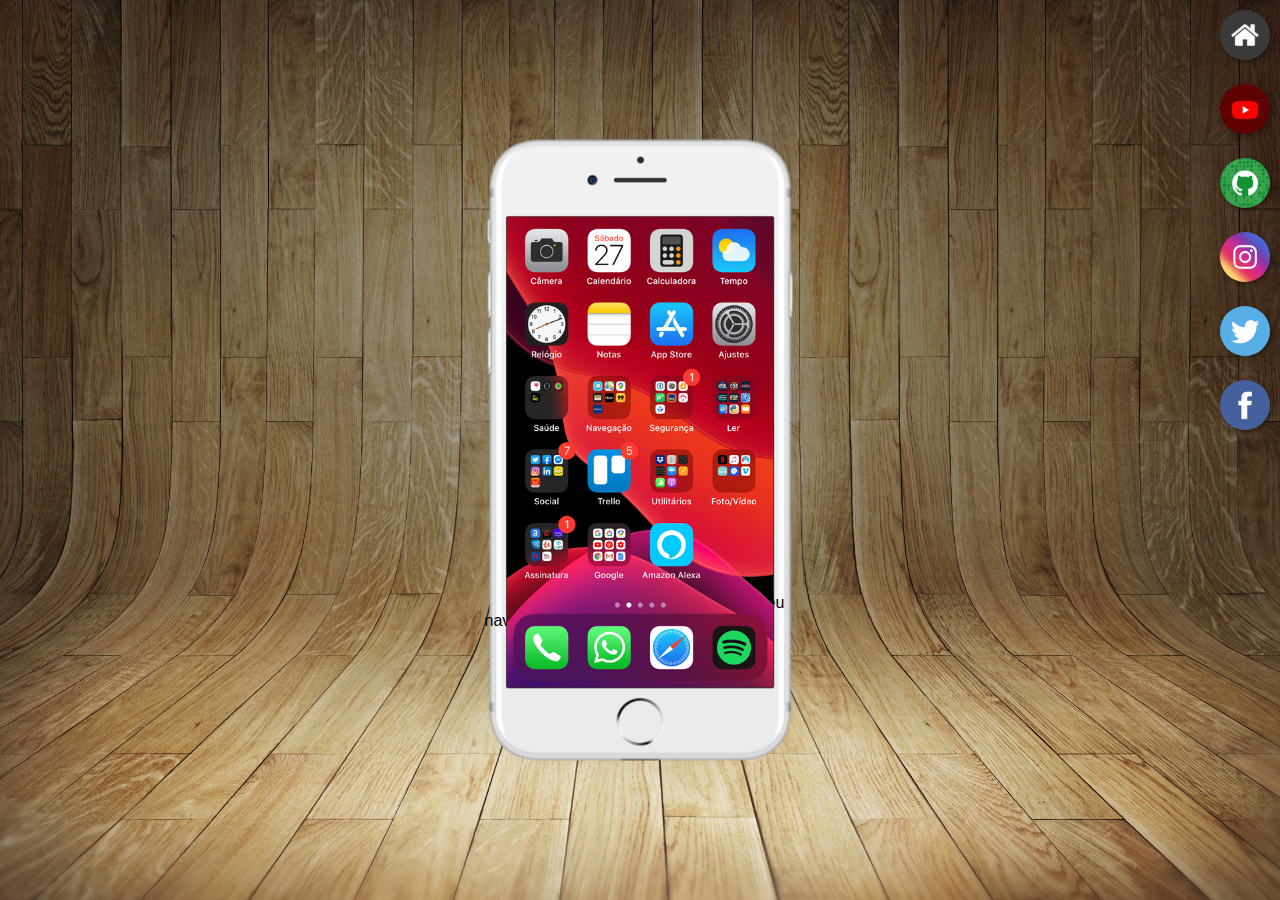
<file: index.html>
<!DOCTYPE html>
<html lang="pt-br">
<head>
    <meta charset="UTF-8">
    <meta name="viewport" content="width=device-width, initial-scale=1.0">
    <link rel="shortcut icon" href="favicon.ico" type="image/x-icon">
    <link rel="stylesheet" href="estilos/style.css">
    <title>Projeto Redes Sociais</title>
</head>
<body>
    <main>
        <section id="telefone">
            <iframe src="home.html" name="tela" id="tela"  frameborder="0"></iframe>
            Seu navegador não é compativel com isso.
        </section>

        <section id="redes-sociais">
            <a href="home.html" target="tela"><img src="imagens/logo-home.jpg"></a><br>
            <a href="youtube.html" target="tela"><img src="imagens/logo-youtube.jpg"></a><br>
            <a href="github.html" target="tela"><img src="imagens/logo-github.jpg"></a><br>
            <a href="instagram.html" target="tela"><img src="imagens/logo-instagram.jpg"></a><br>
            <a href="twitter.html" target="tela"><img src="imagens/logo-twitter.jpg"></a><br>
            <a href="facebook.html" target="tela"><img src="imagens/logo-facebook.jpg"></a>
        </section>
    </main>
</body>
</html>
</file>
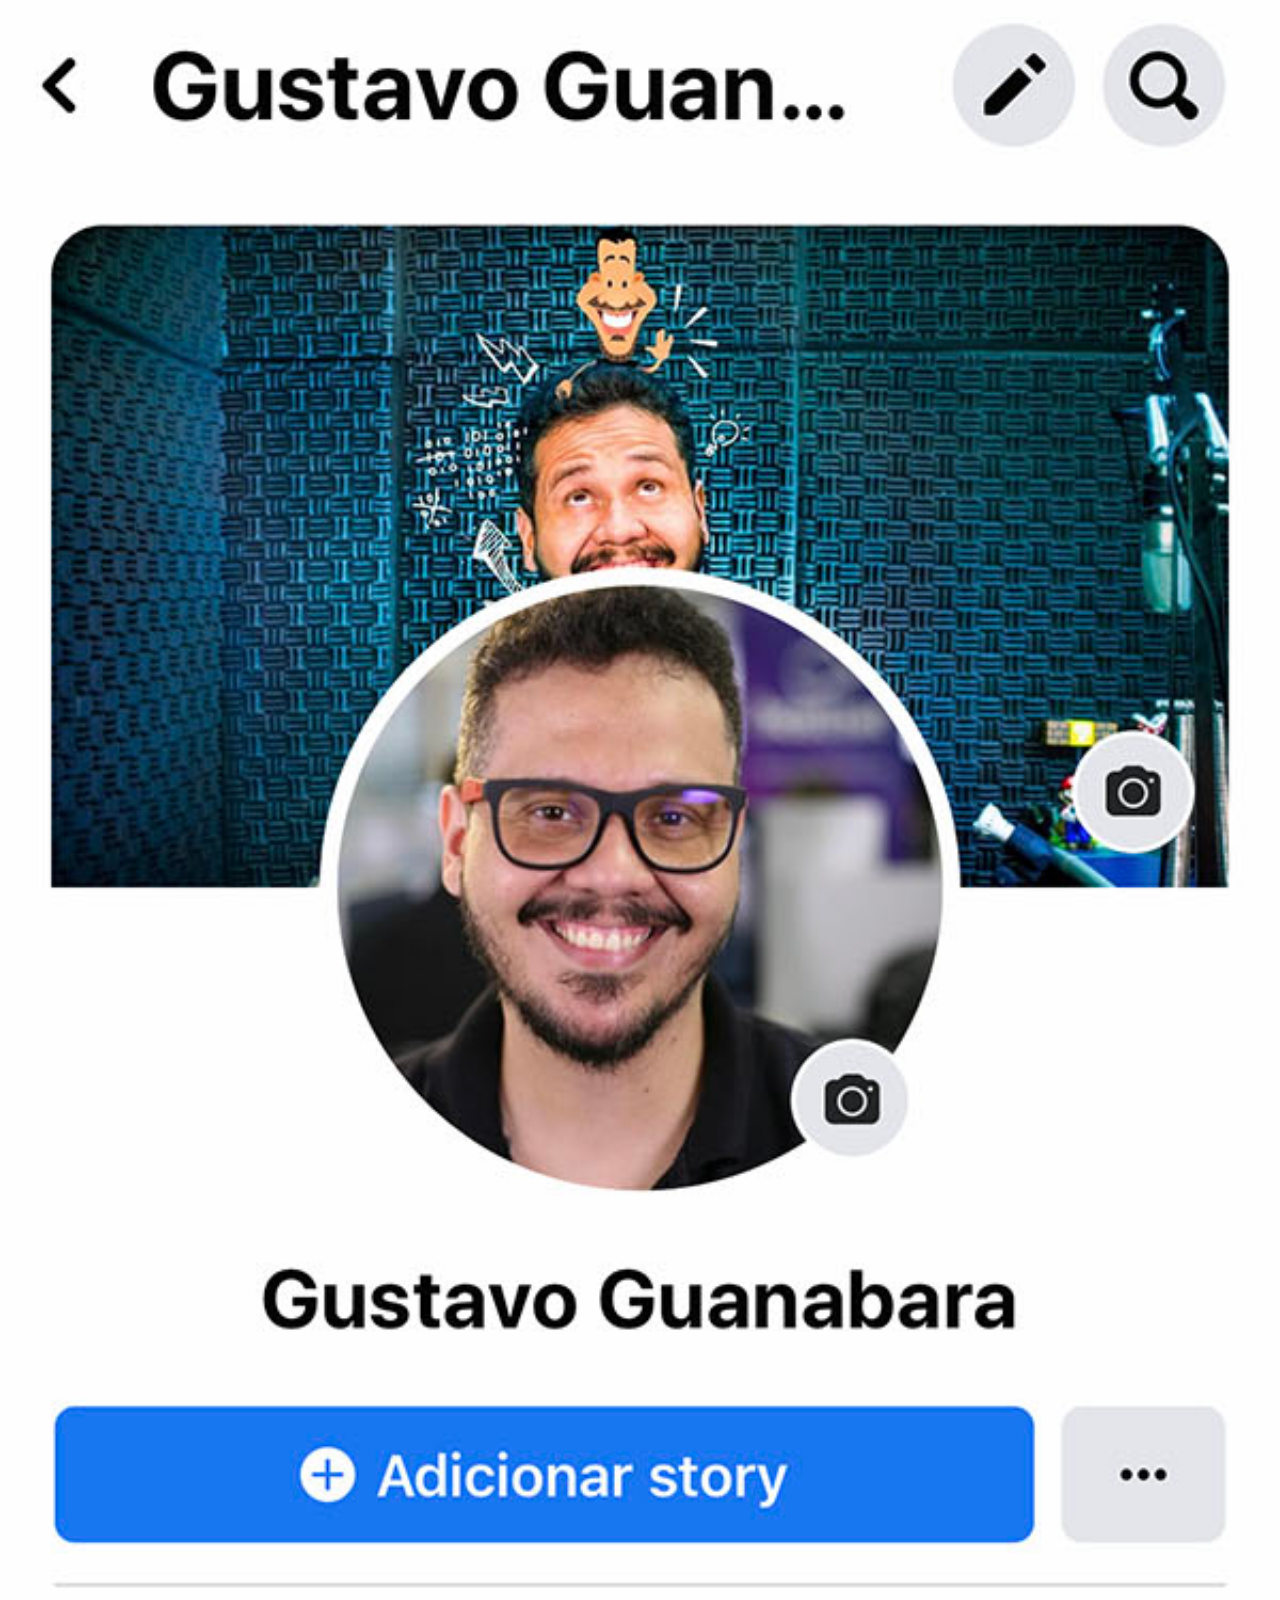
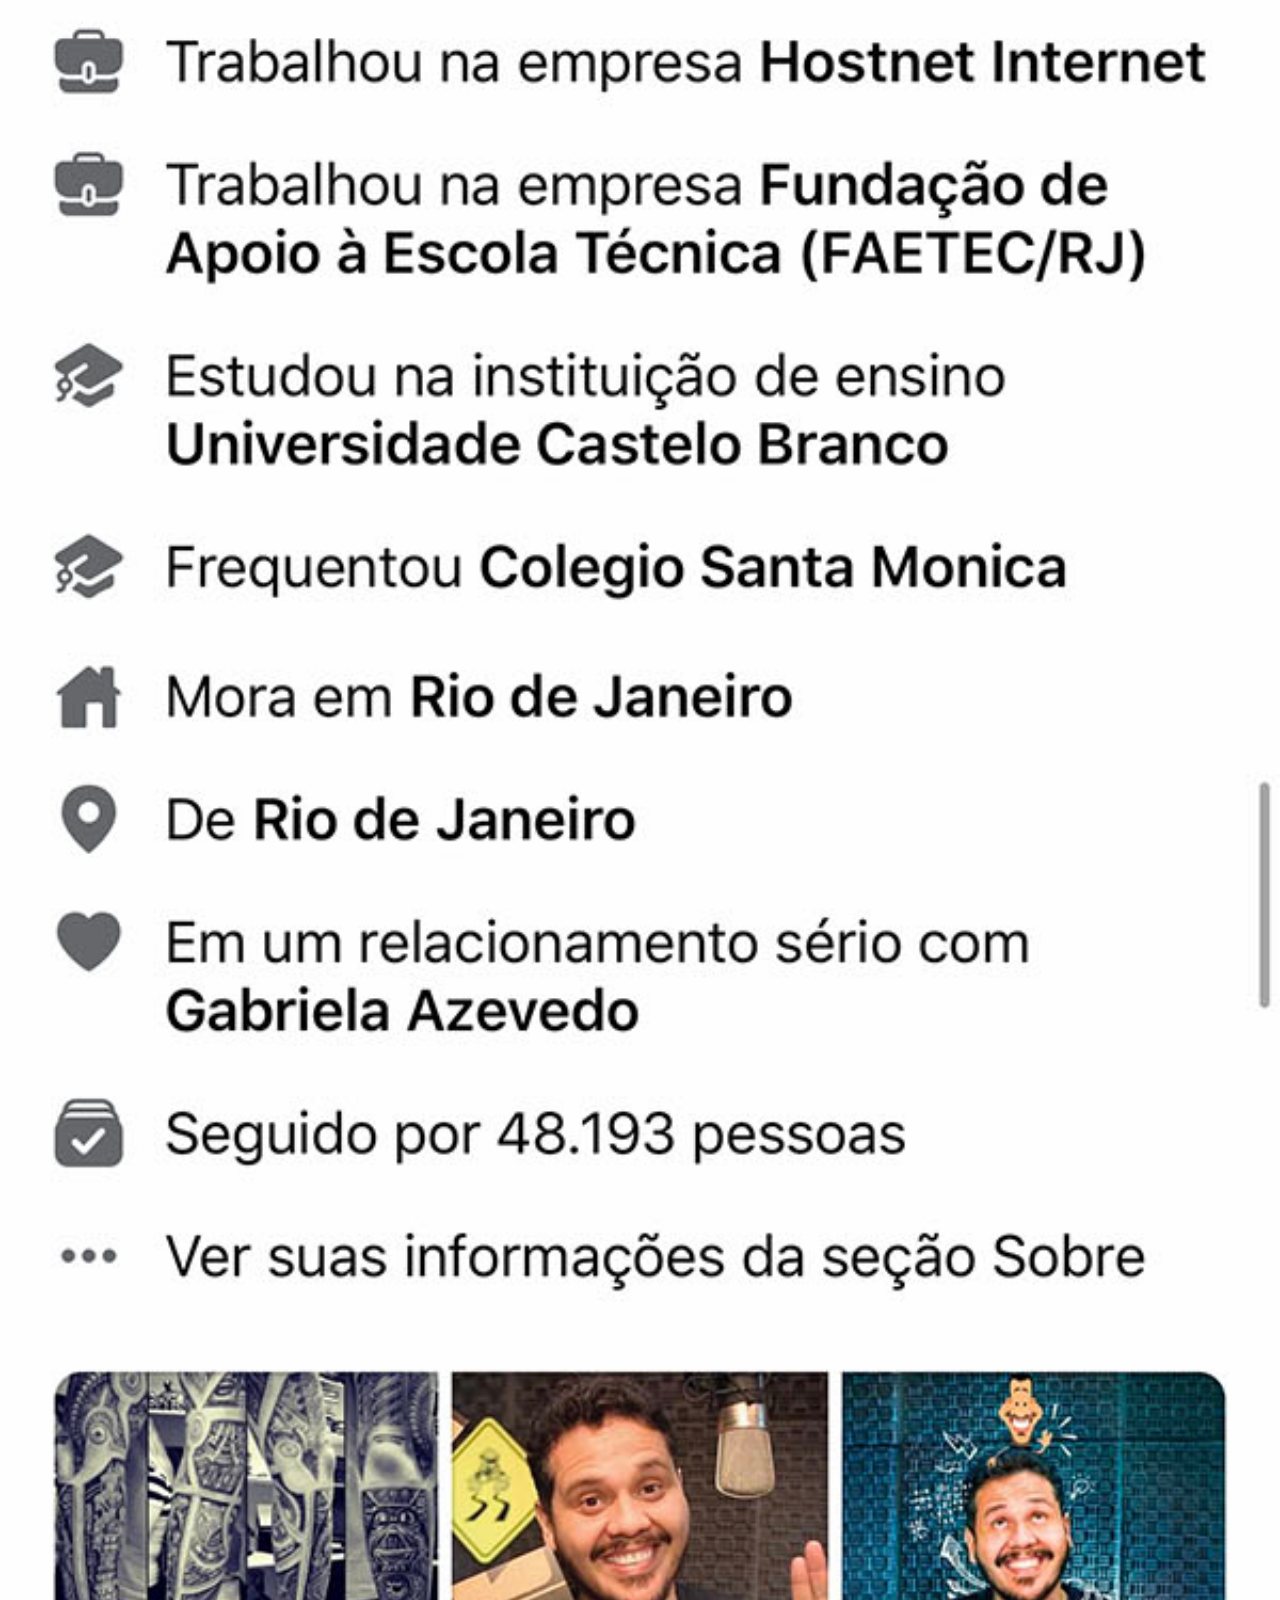
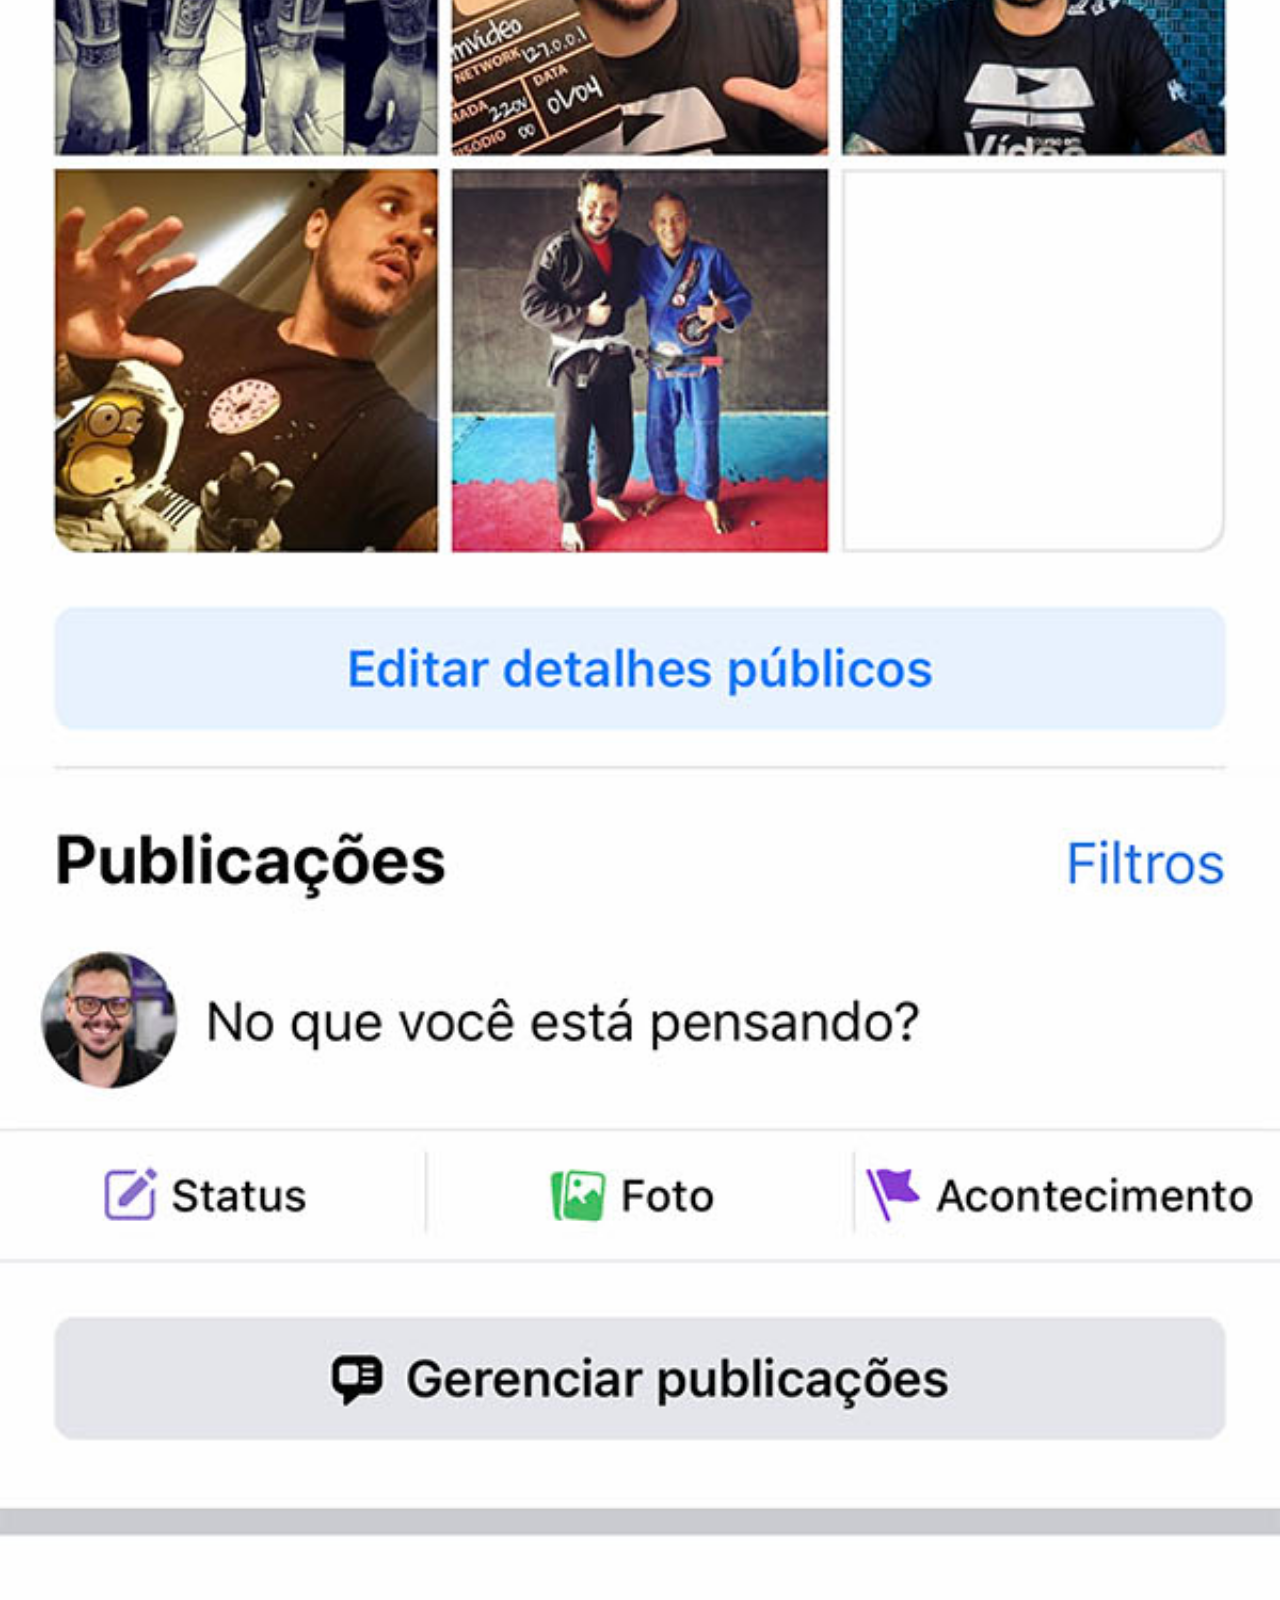
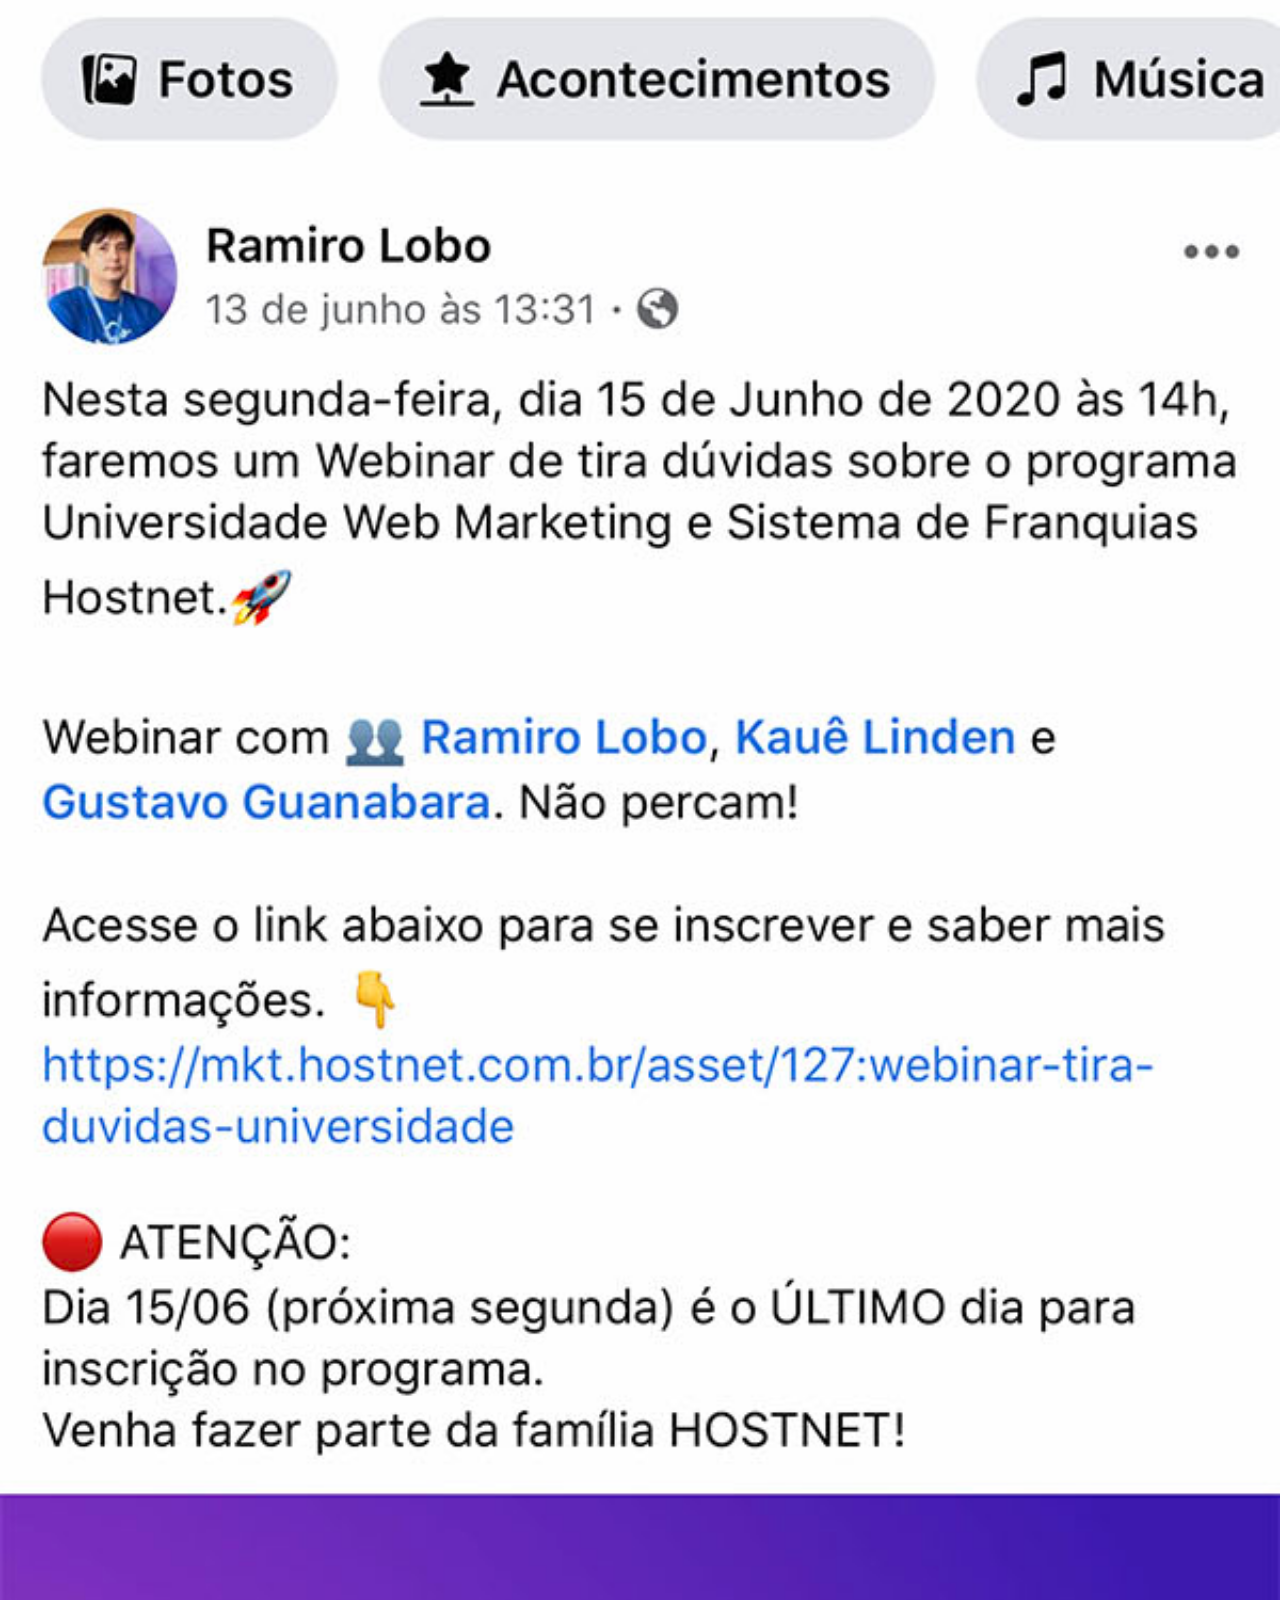
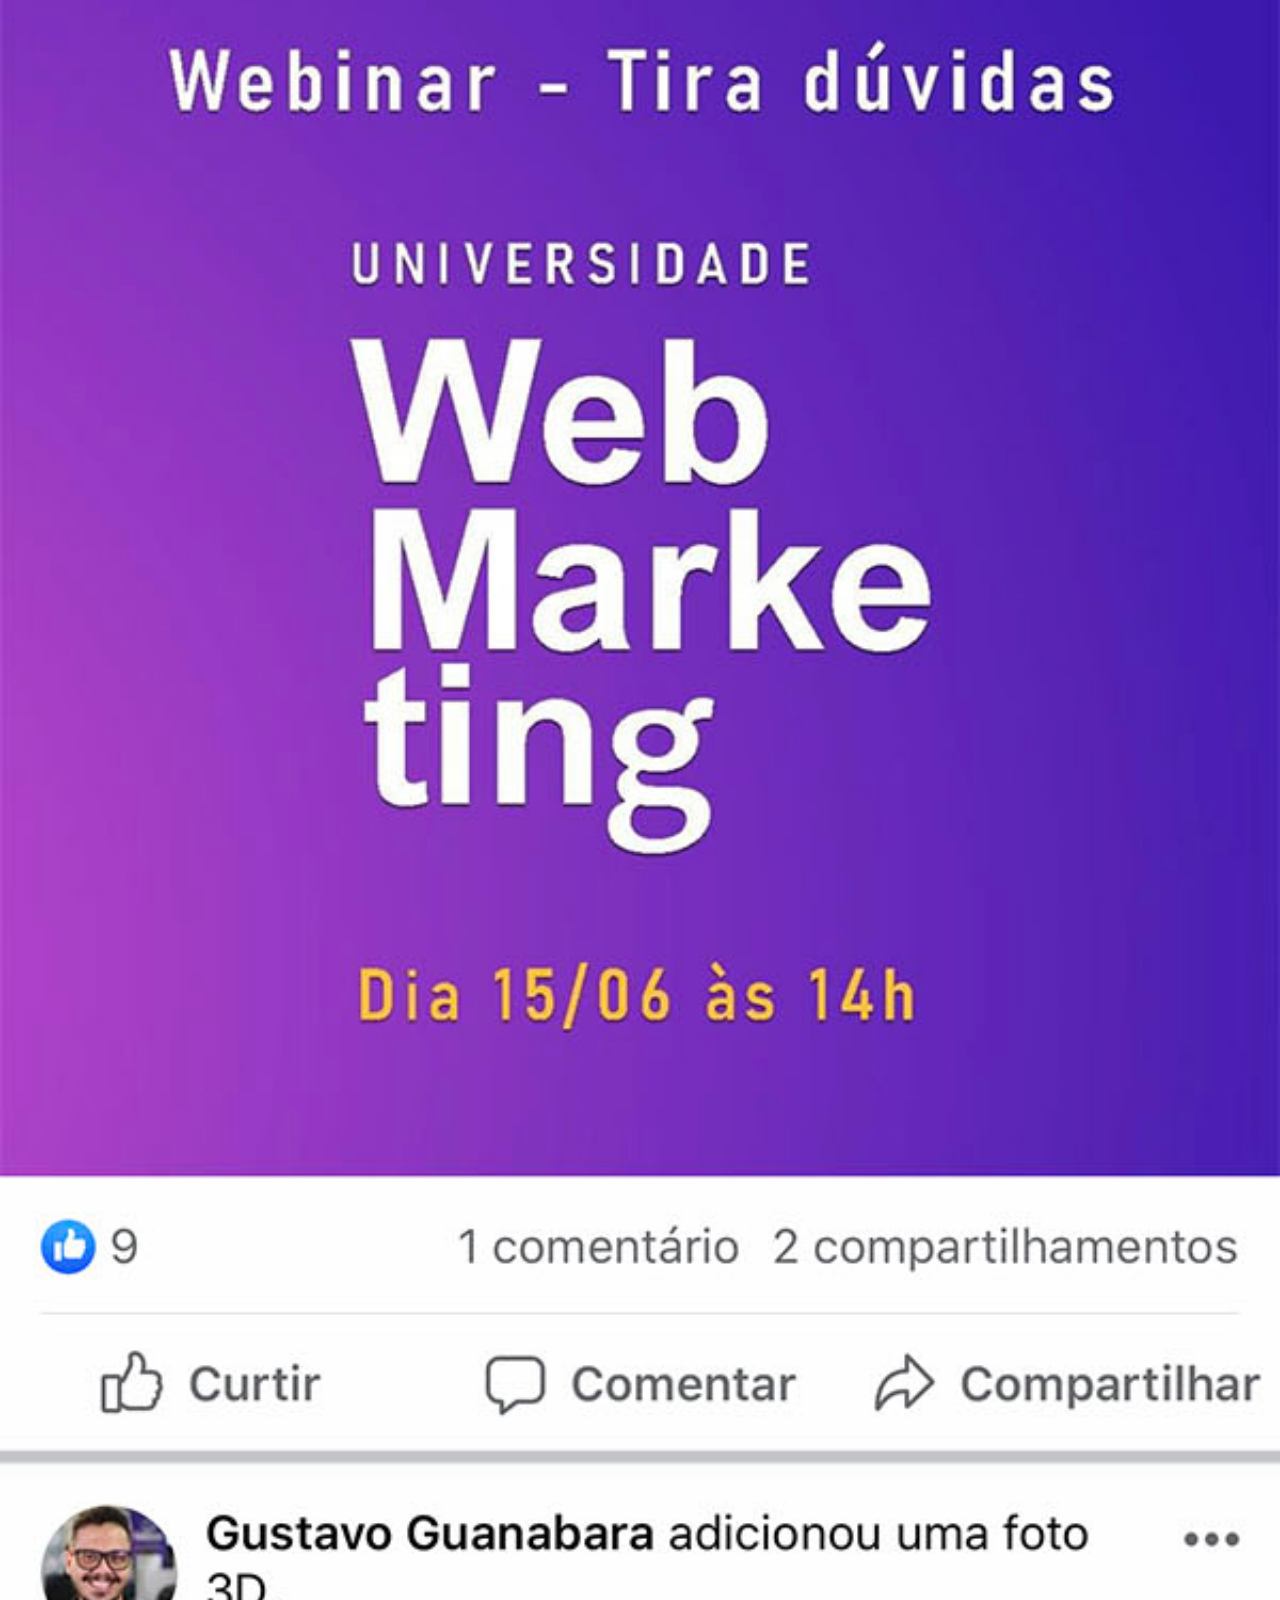
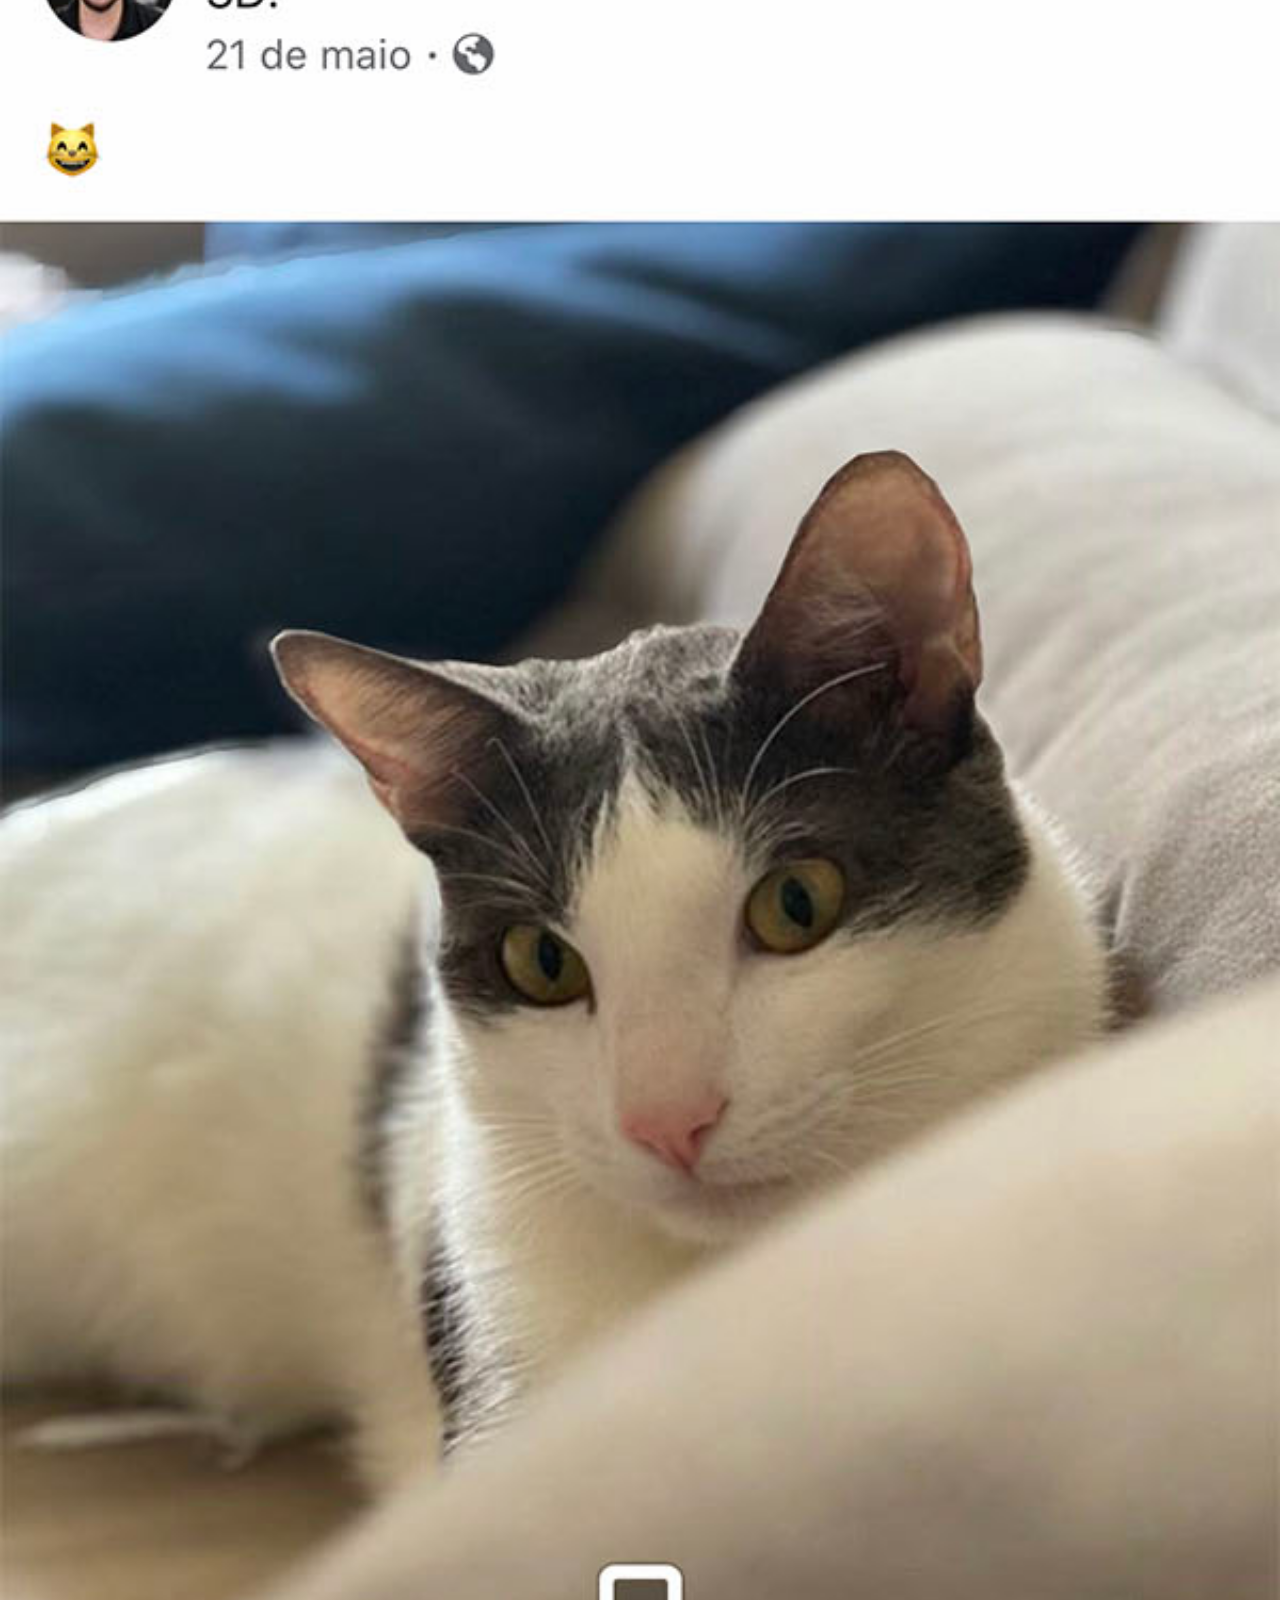
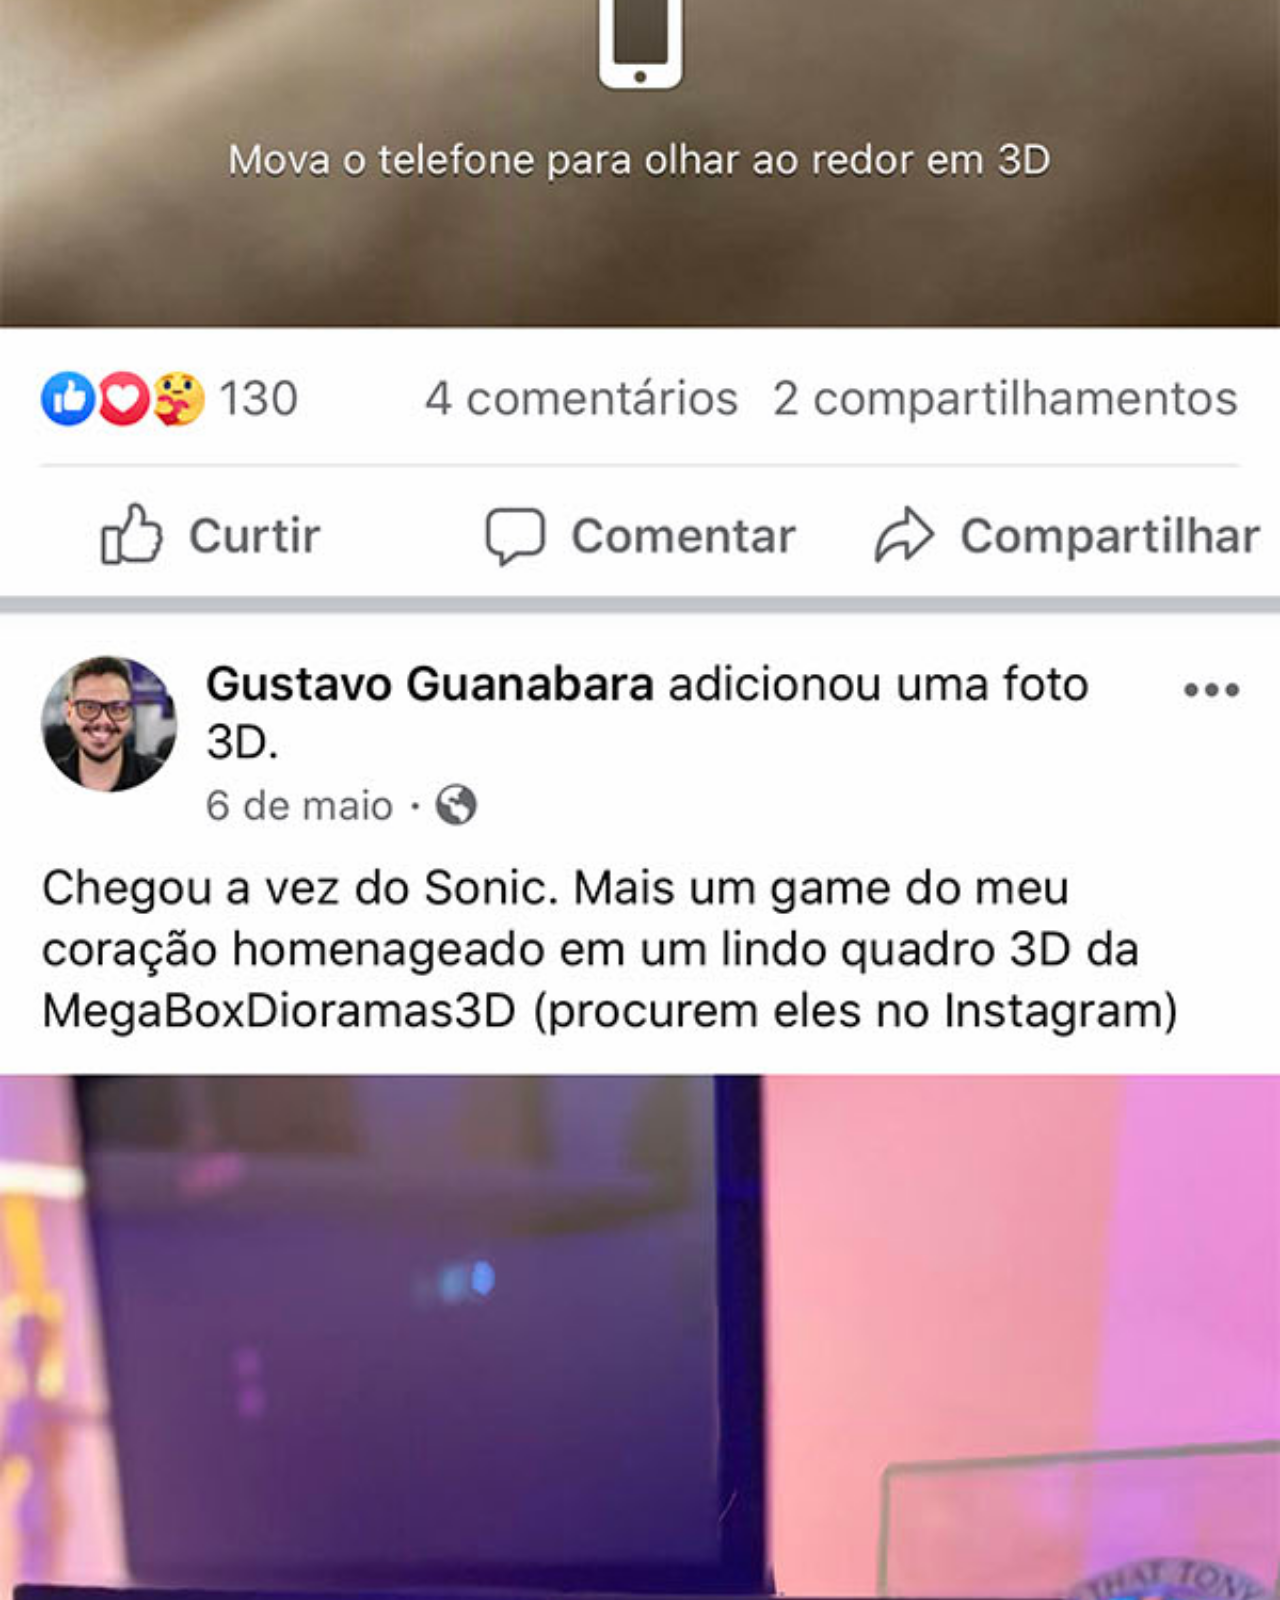
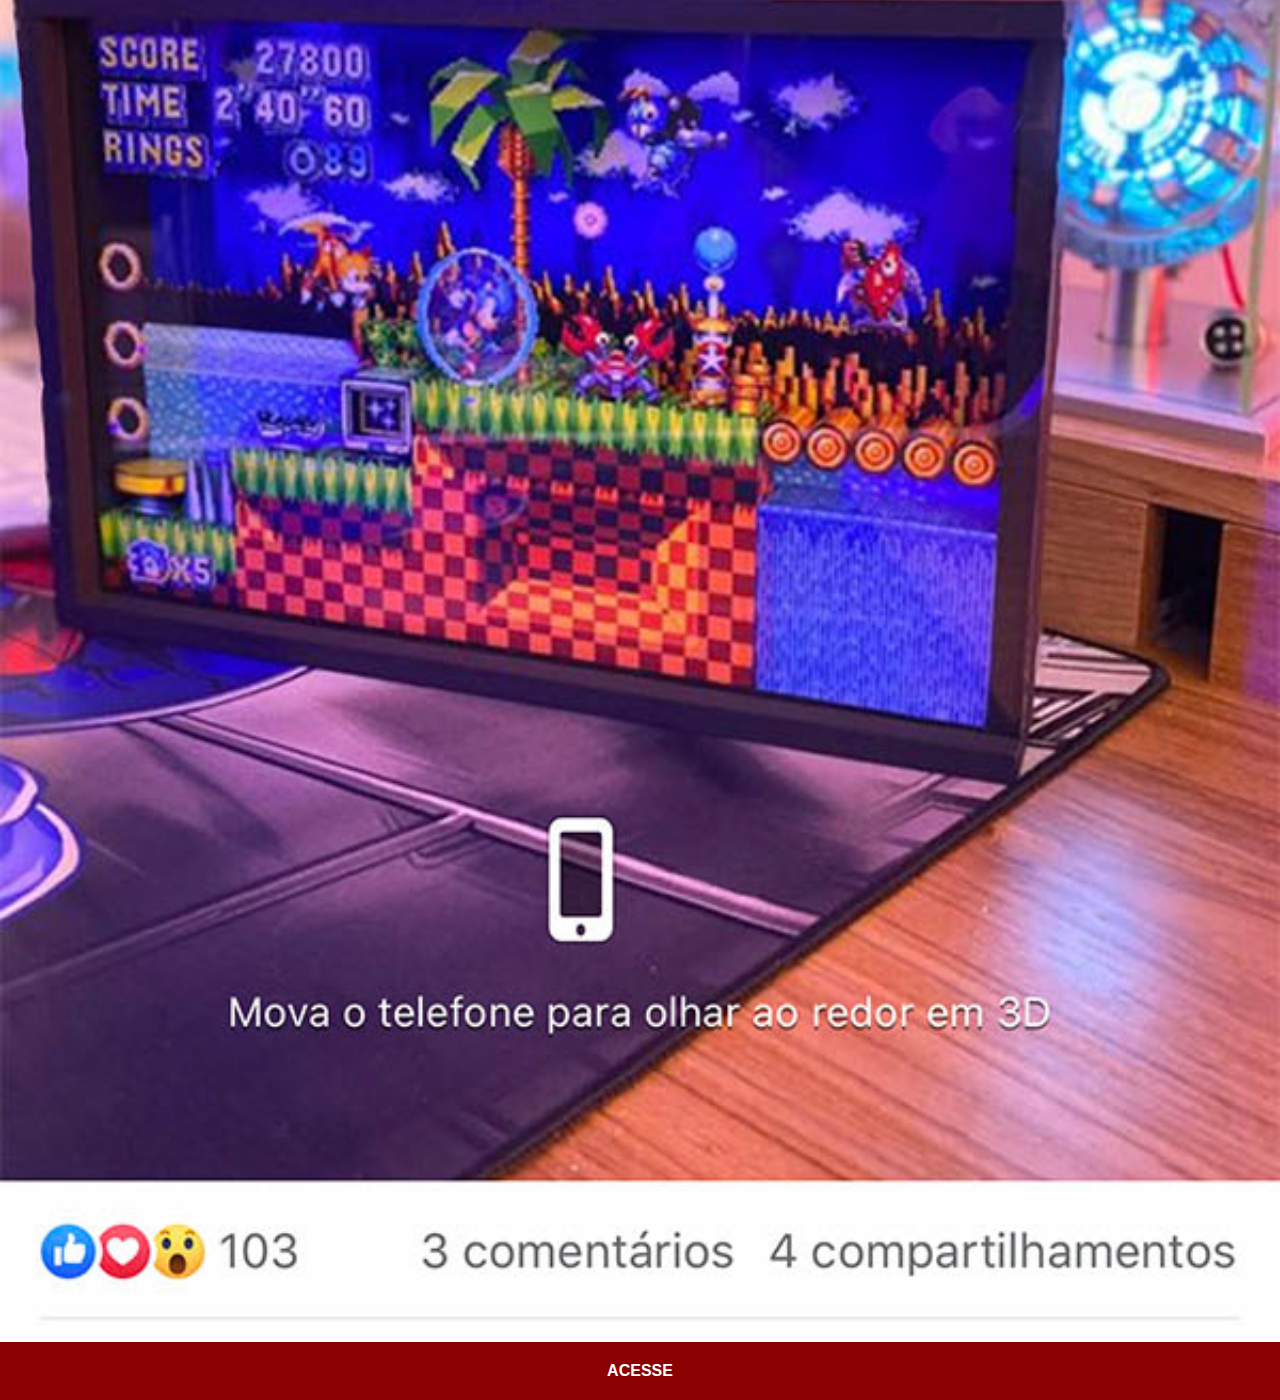
<file: facebook.html>
<!DOCTYPE html>
<html lang="pt-br">
<head>
    <meta charset="UTF-8">
    <meta name="viewport" content="width=device-width, initial-scale=1.0">
    <title>Facebook</title>
    <link rel="stylesheet" href="estilos/social.css">
</head>
<body>
    <img src="imagens/tela-facebook.jpg" alt="Facebook">
    <a href="https://pt-br.facebook.com/" target="_blank">ACESSE</a>
</body>
</html>
</file>
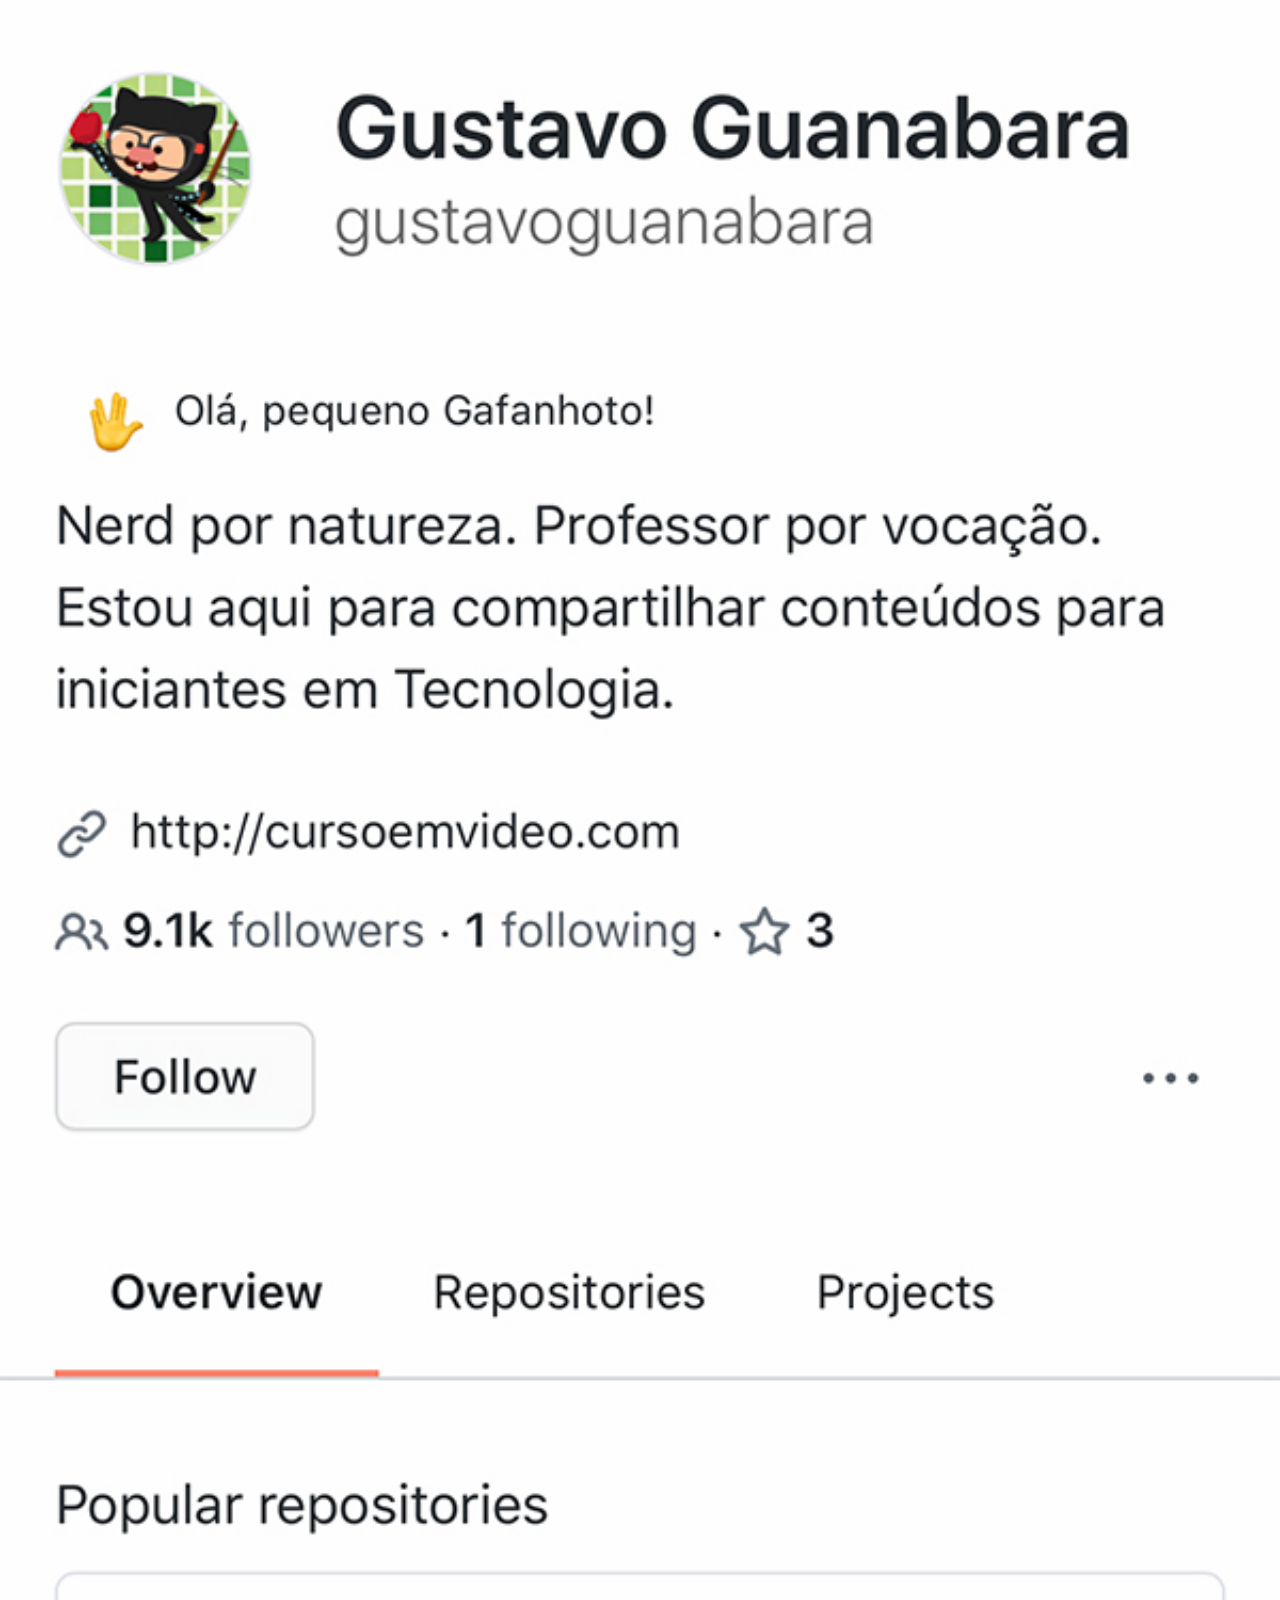
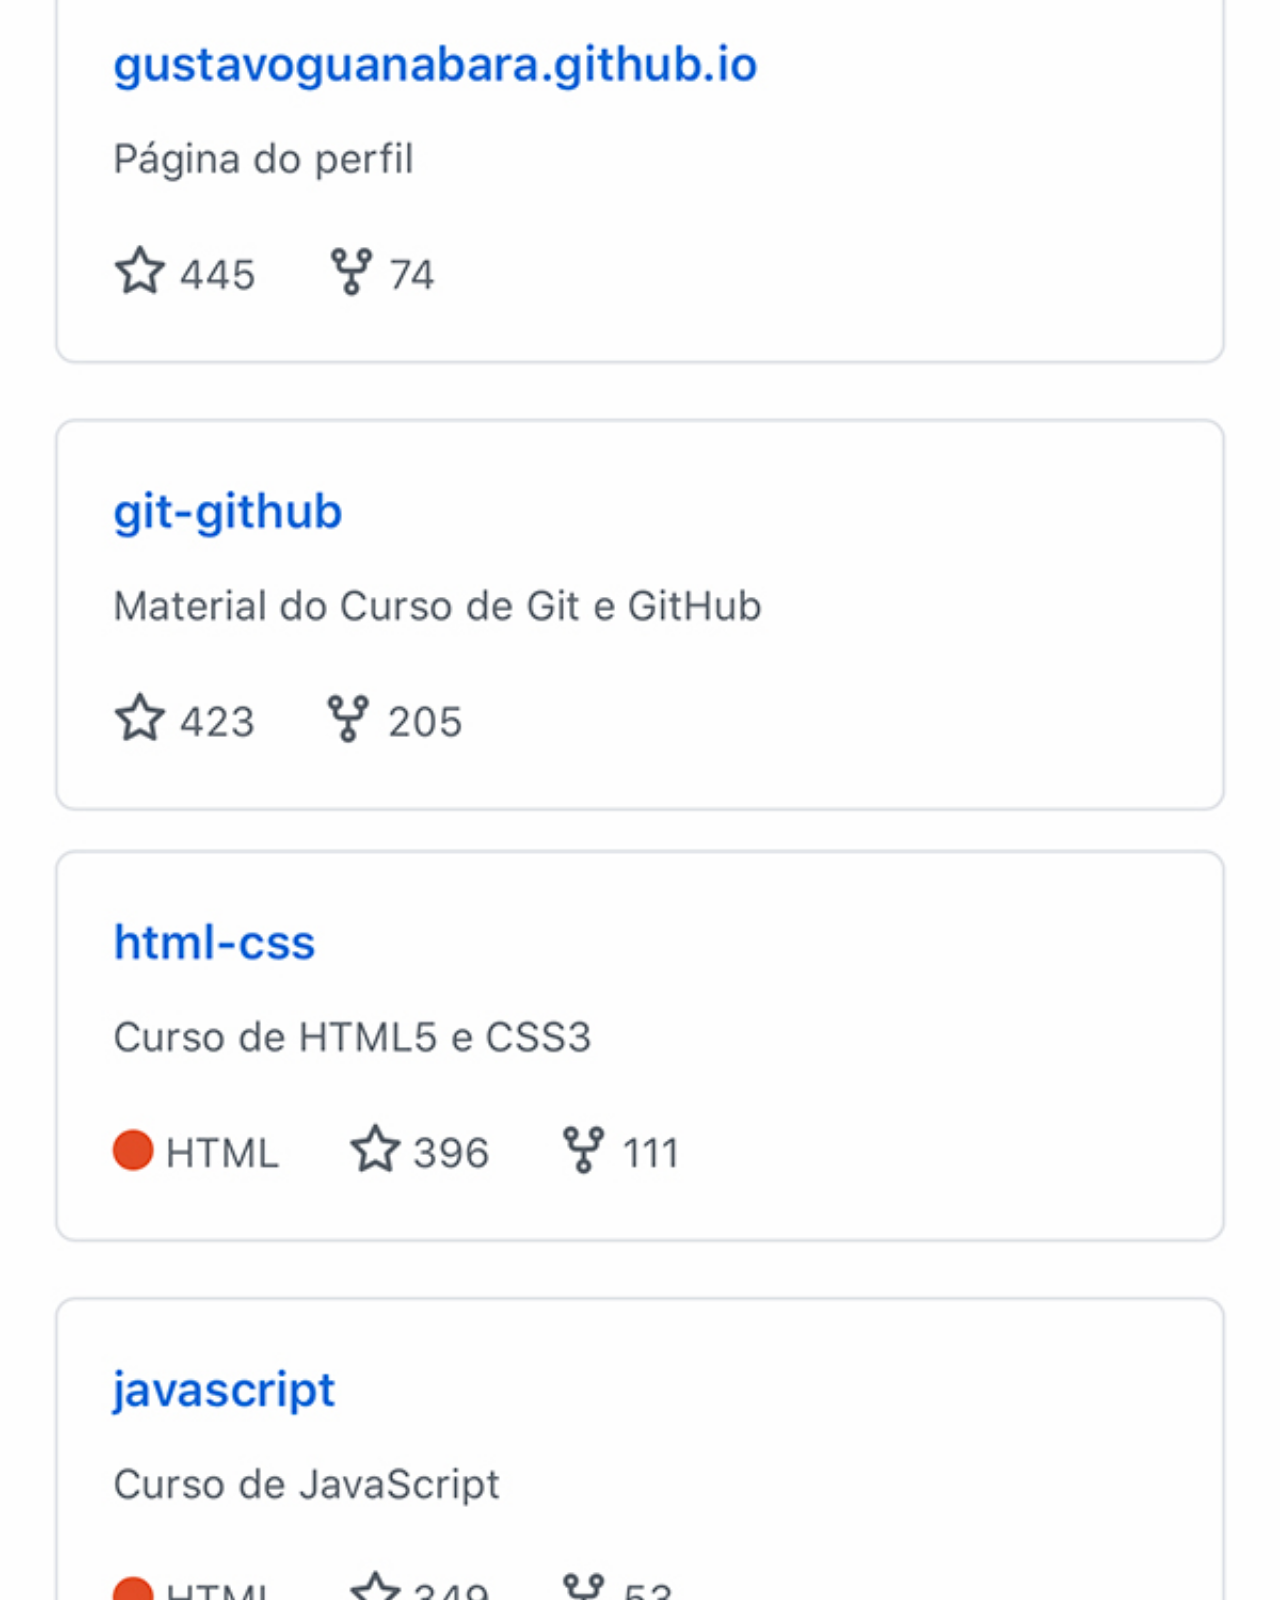
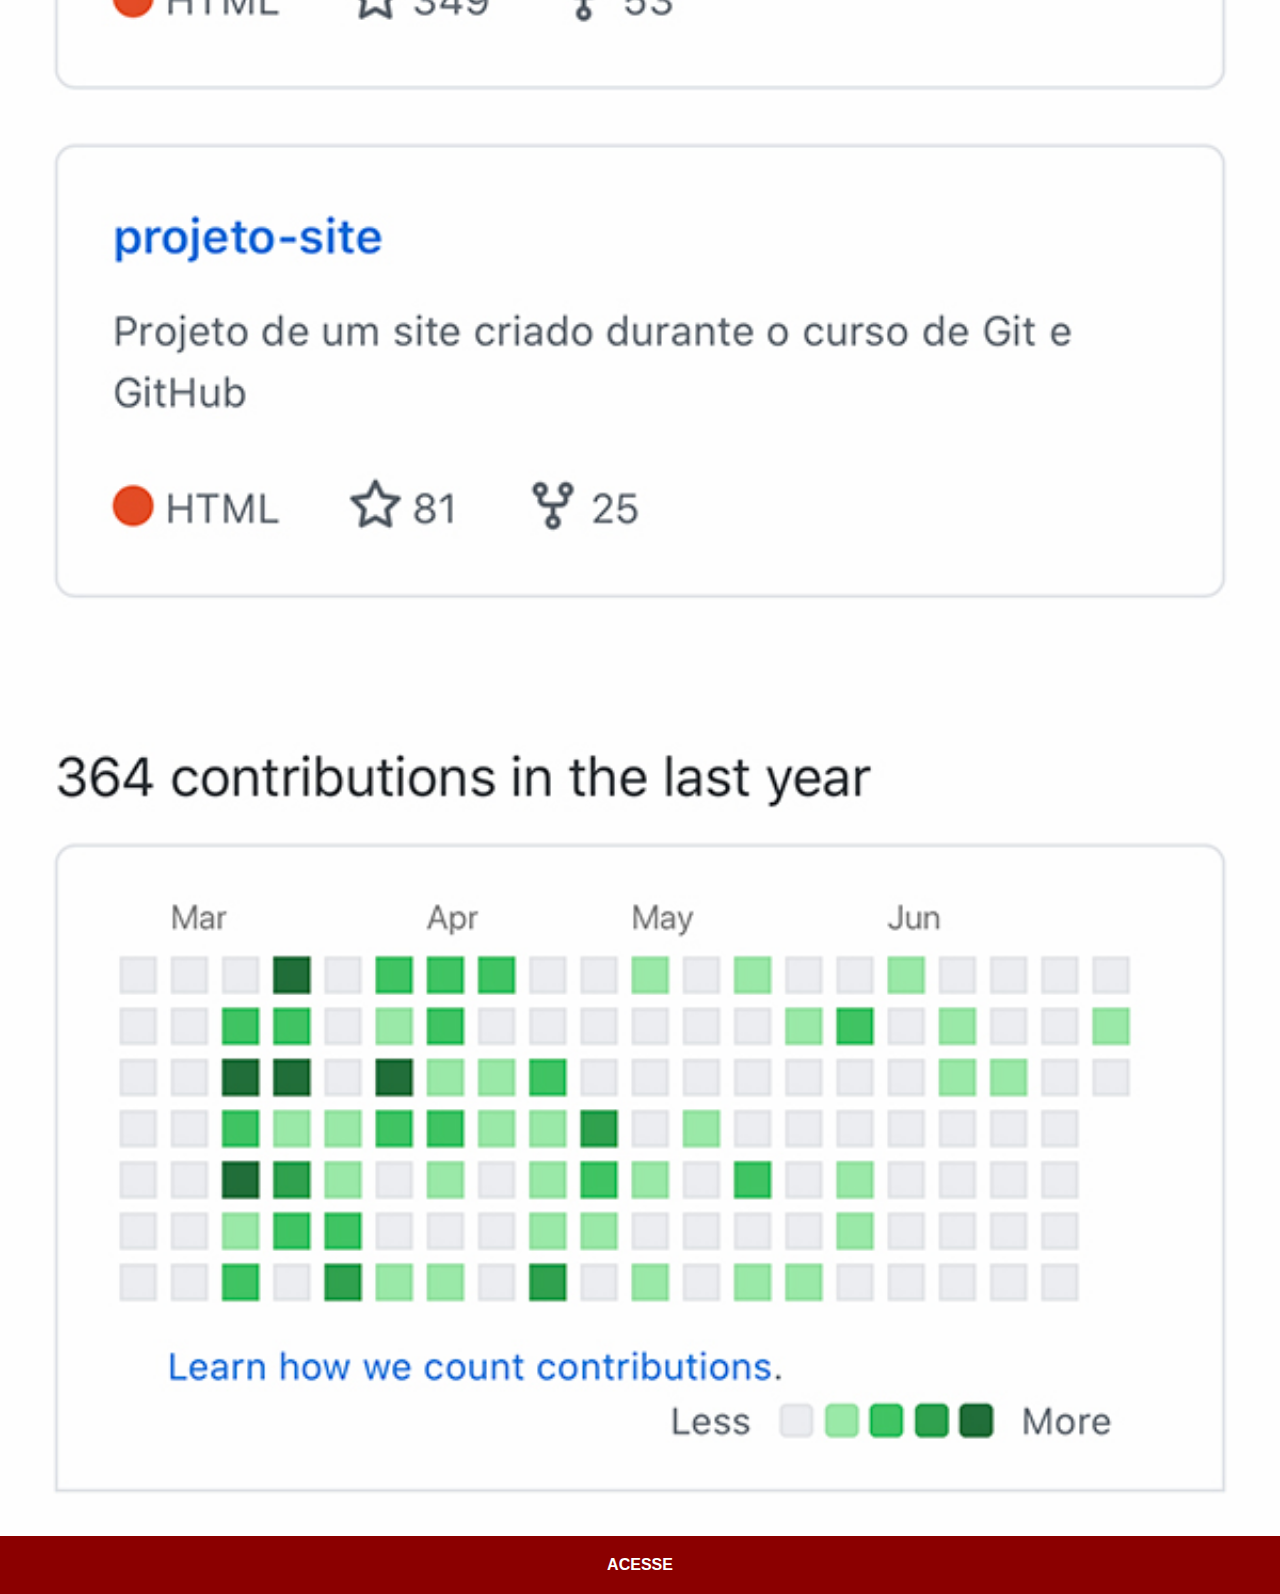
<file: github.html>
<!DOCTYPE html>
<html lang="pt-br">
<head>
    <meta charset="UTF-8">
    <meta name="viewport" content="width=device-width, initial-scale=1.0">
    <title>GitHub</title>
    <link rel="stylesheet" href="estilos/social.css">
</head>
<body>
    <img src="imagens/tela-github.jpg" alt="GitHub">
    <a href="https://github.com/thaisamonte01" target="_blank">ACESSE</a>
</body>
</html>
</file>
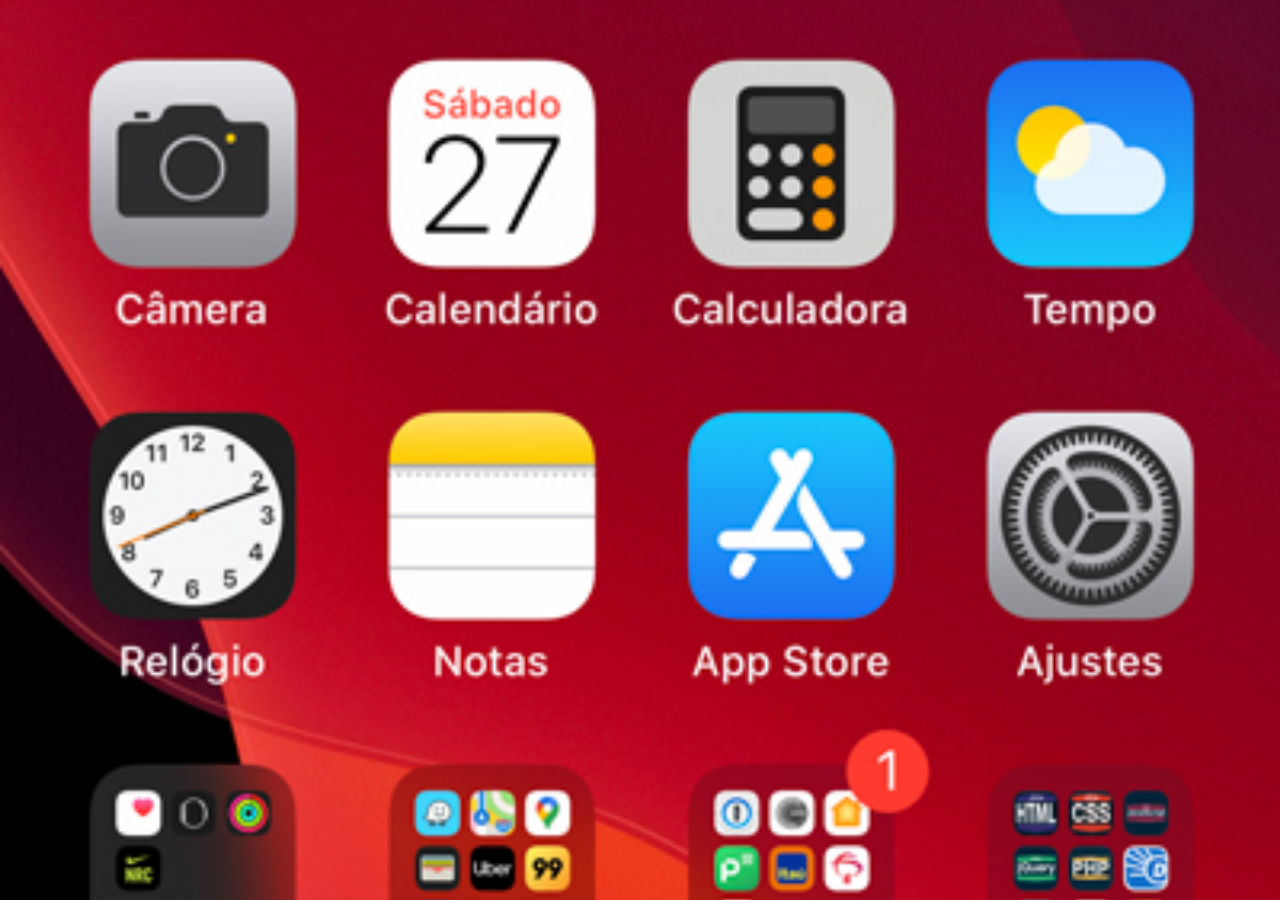
<file: home.html>
<!DOCTYPE html>
<html lang="pt-br">
<head>
    <meta charset="UTF-8">
    <meta name="viewport" content="width=device-width, initial-scale=1.0">
    <title>Home</title>
</head>

<style>
    *{
        margin: 0px;
        padding: 0px;
    }

    body {
        width: 100vw;
        height: 100vh;
        background: black url('imagens/tela-home.jpg')no-repeat top center;
        background-size: cover; /*Cobrindo o tamanhoo certo do iframa para a imagem ficar completa*/

    }
</style>
<body>
    
</body>
</html>
</file>
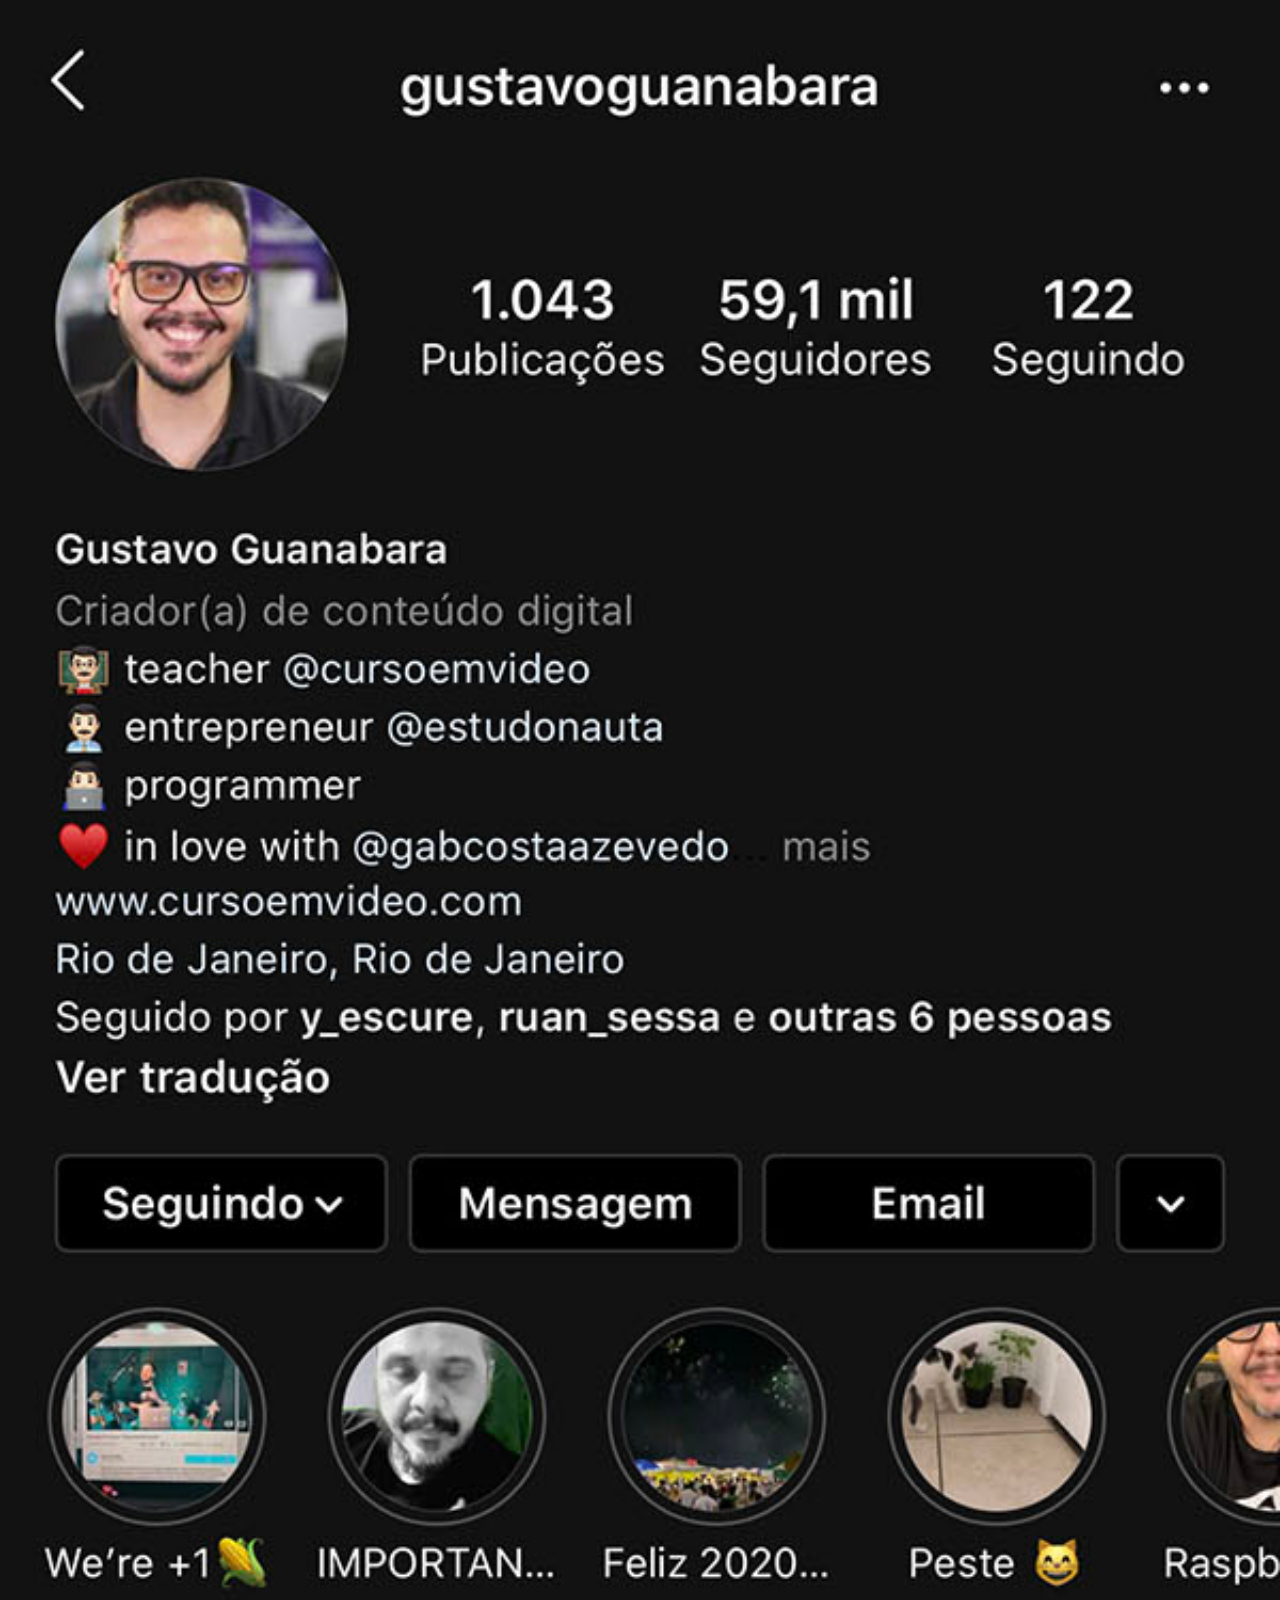
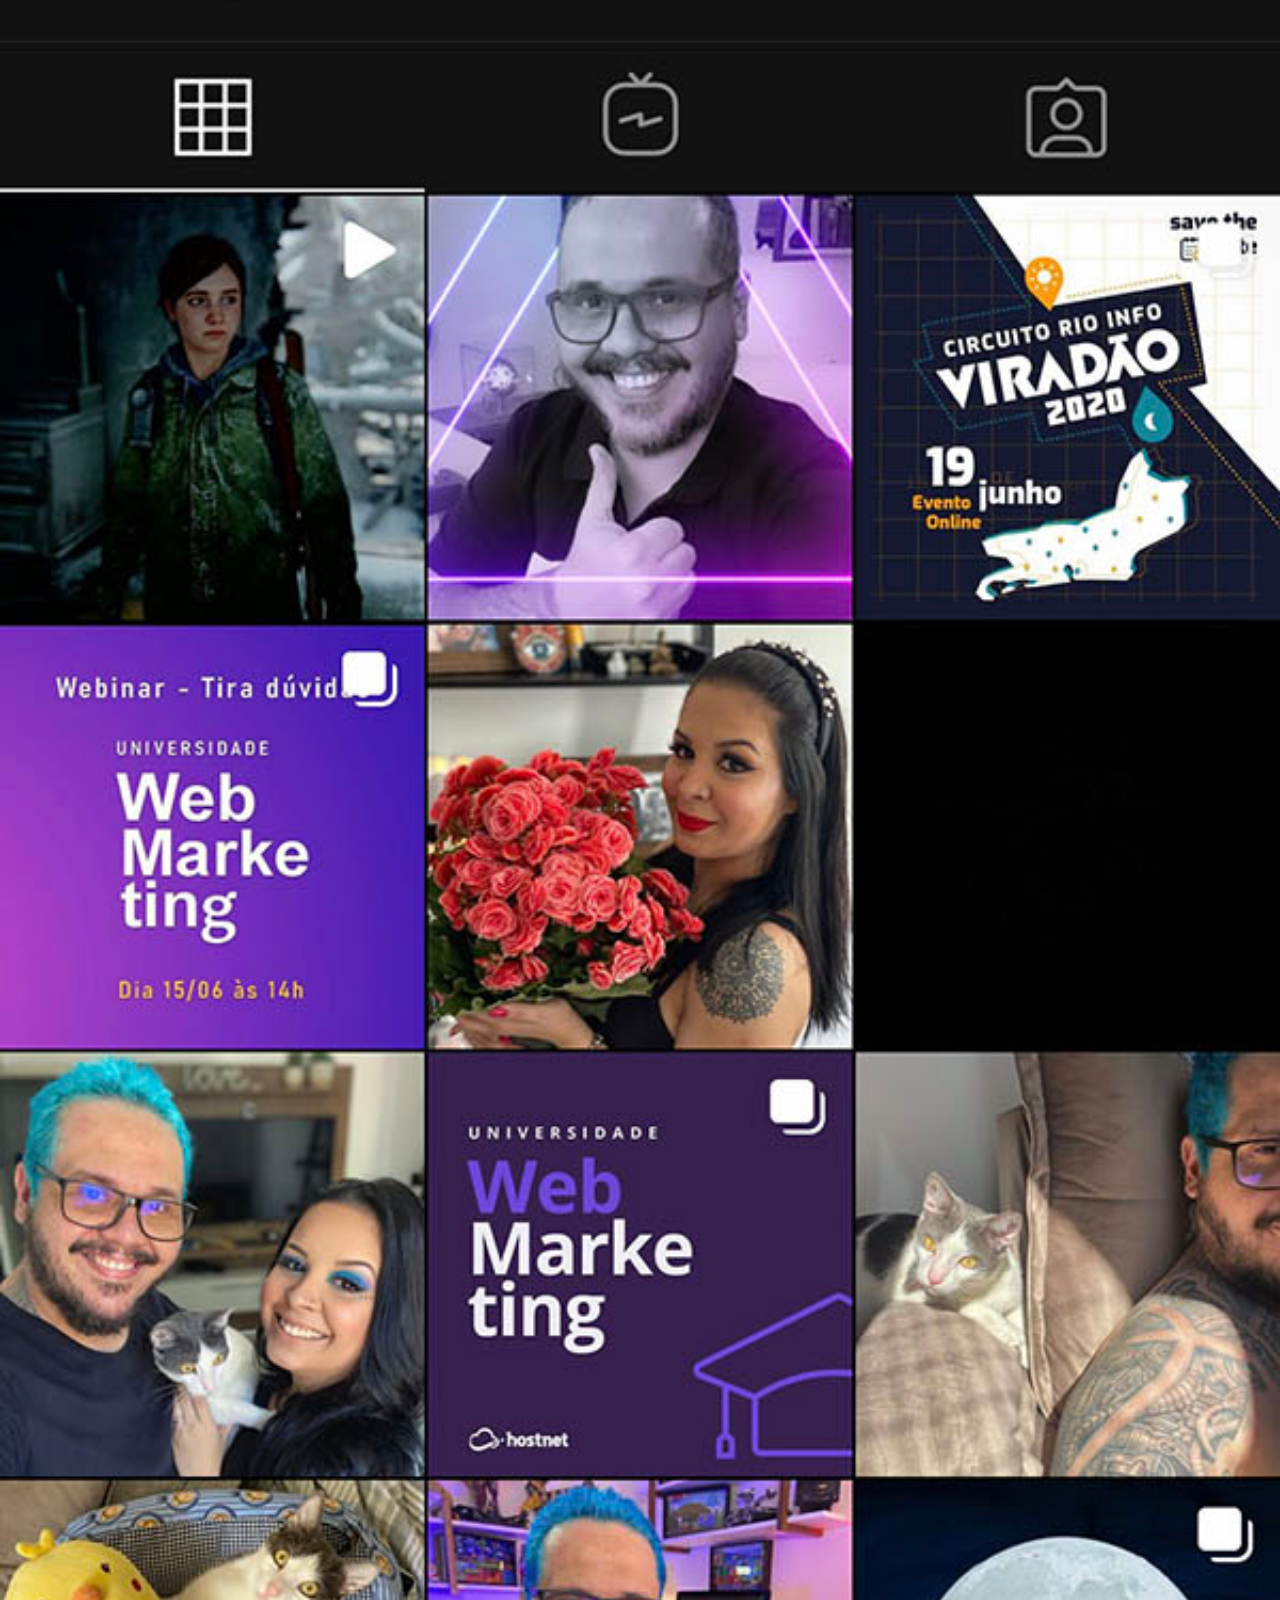
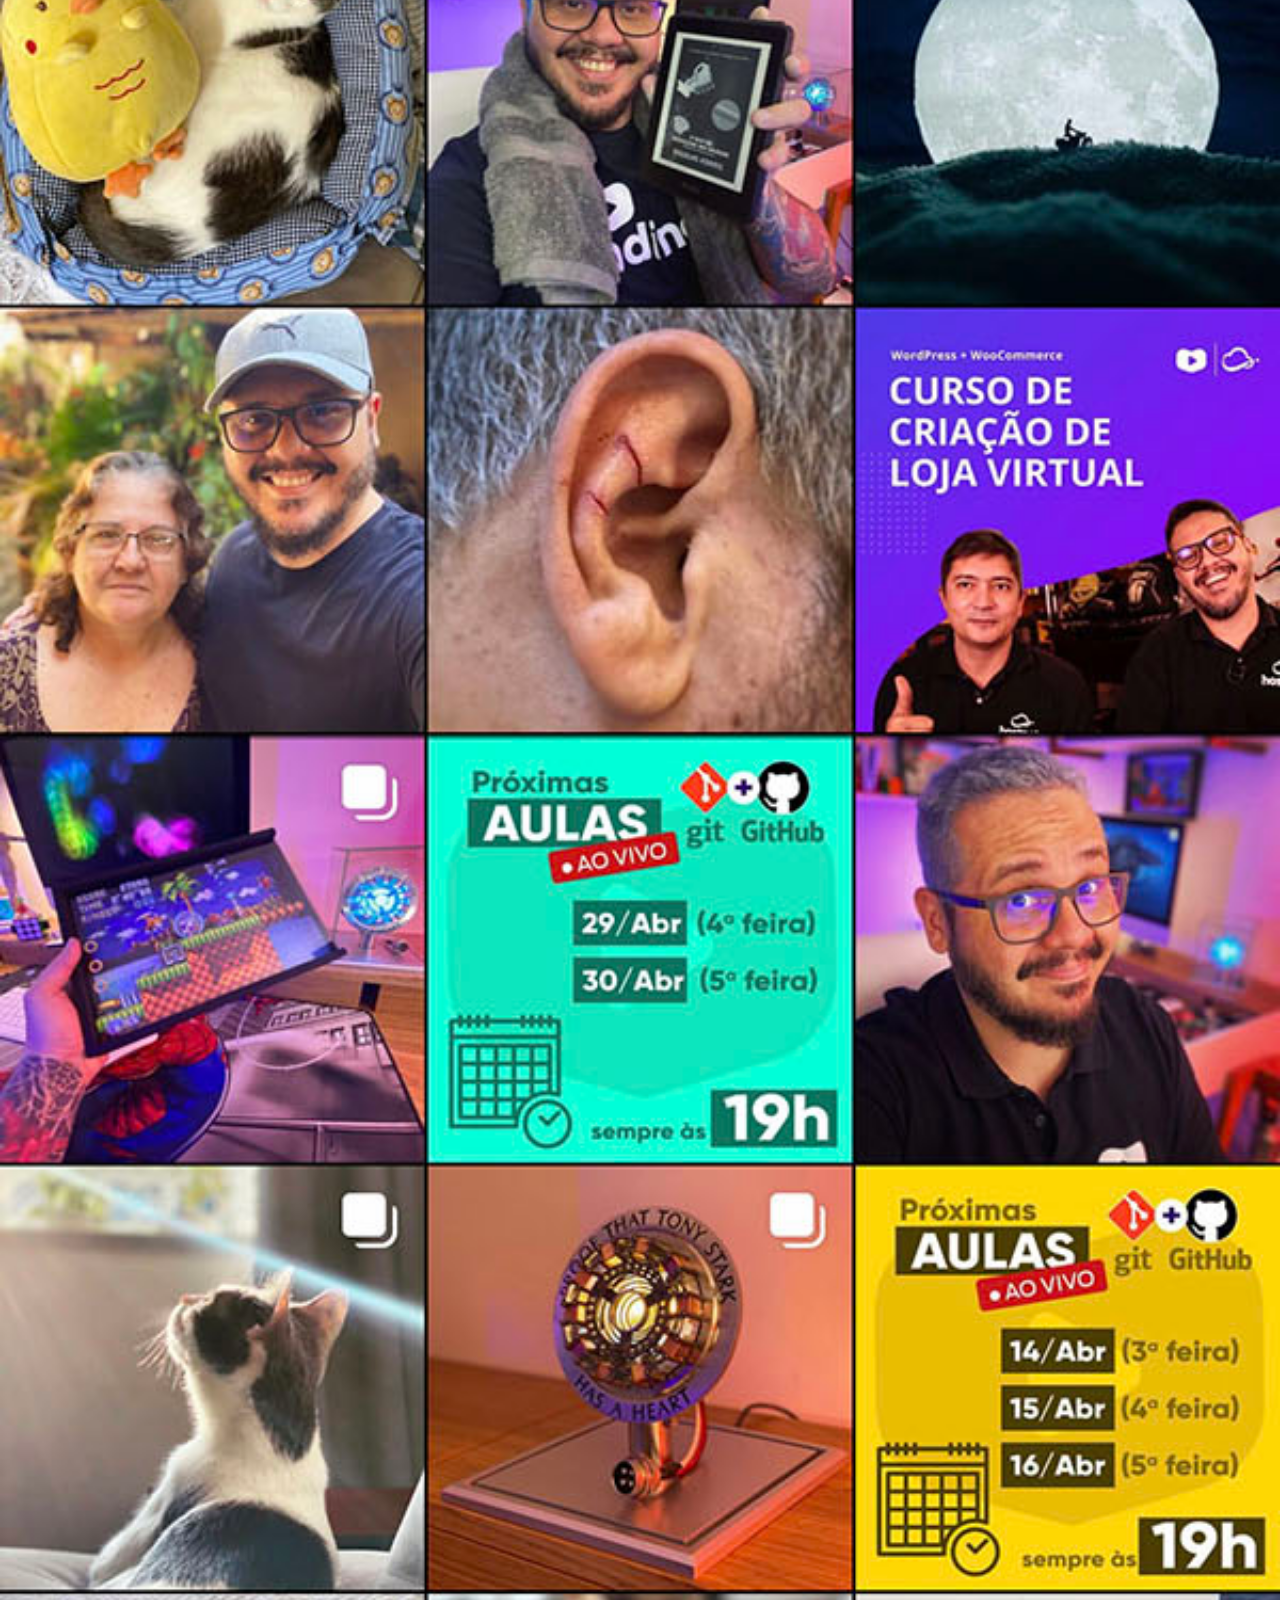
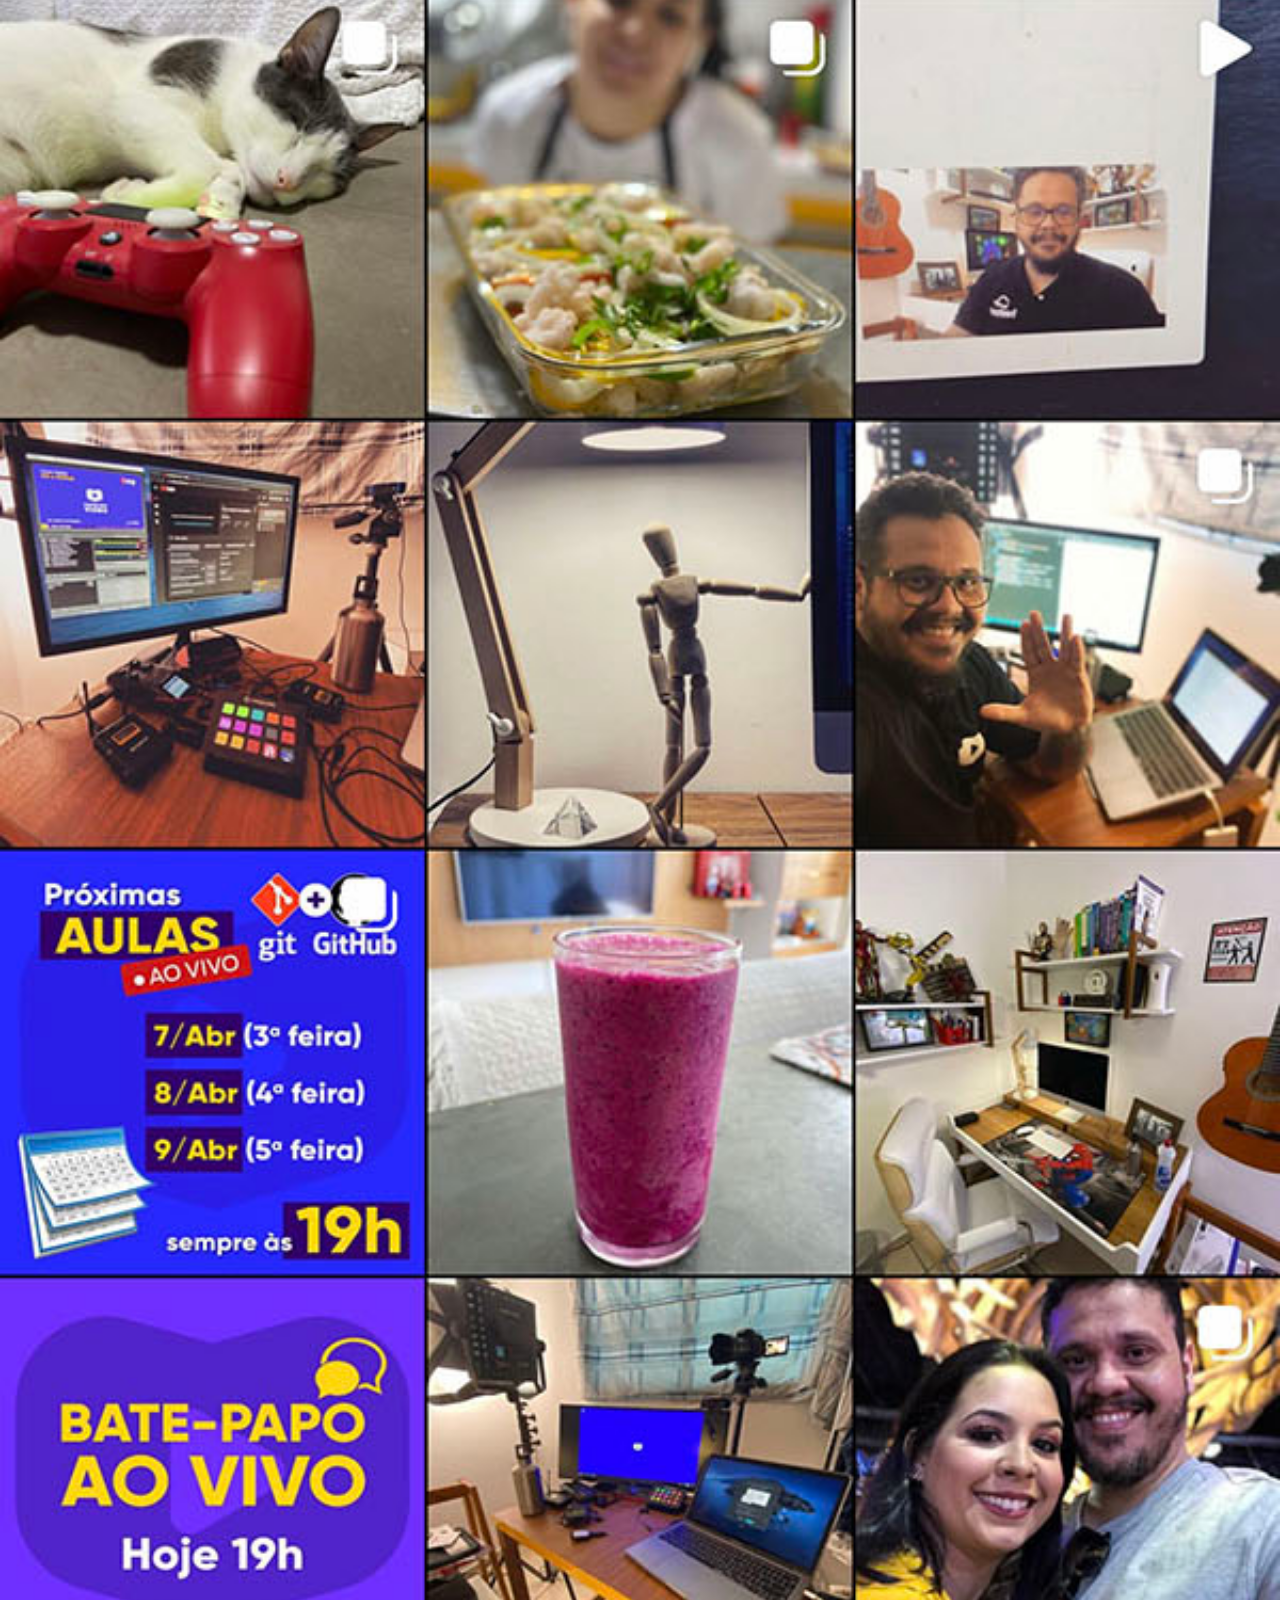
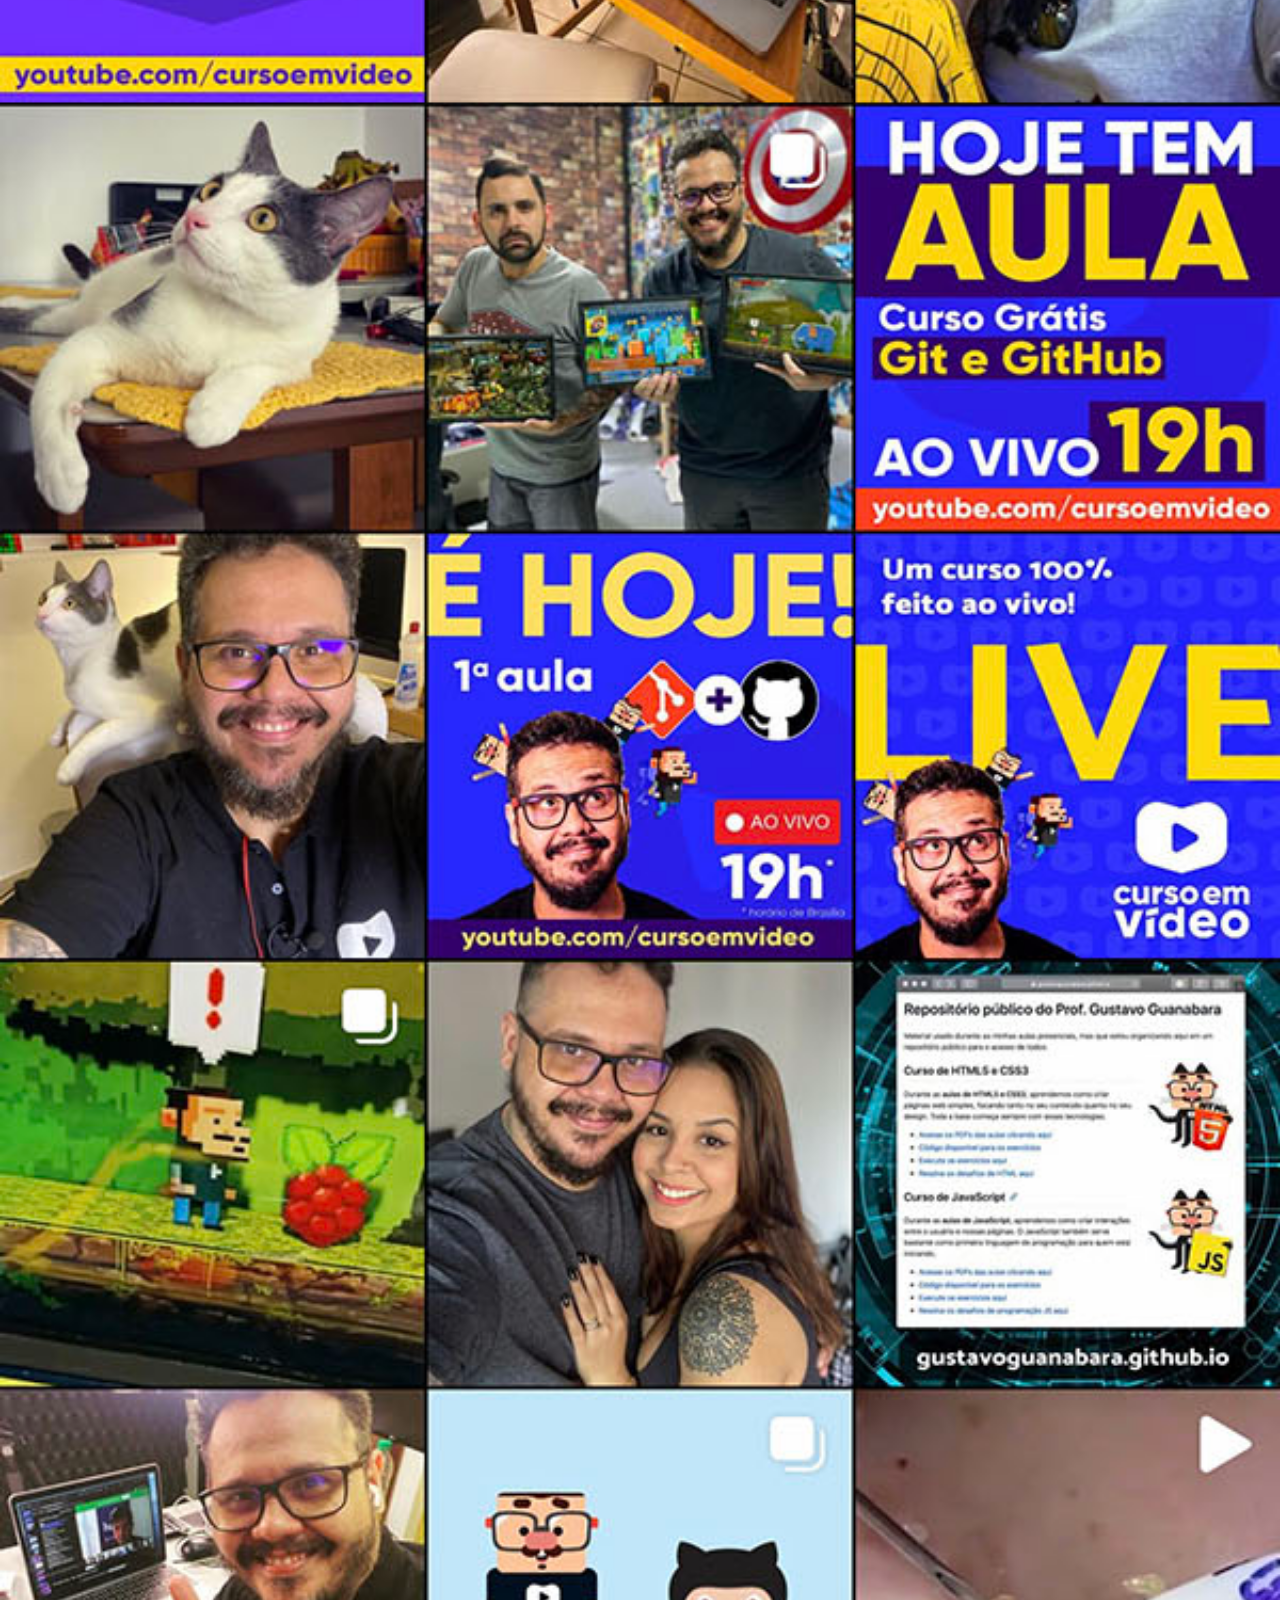
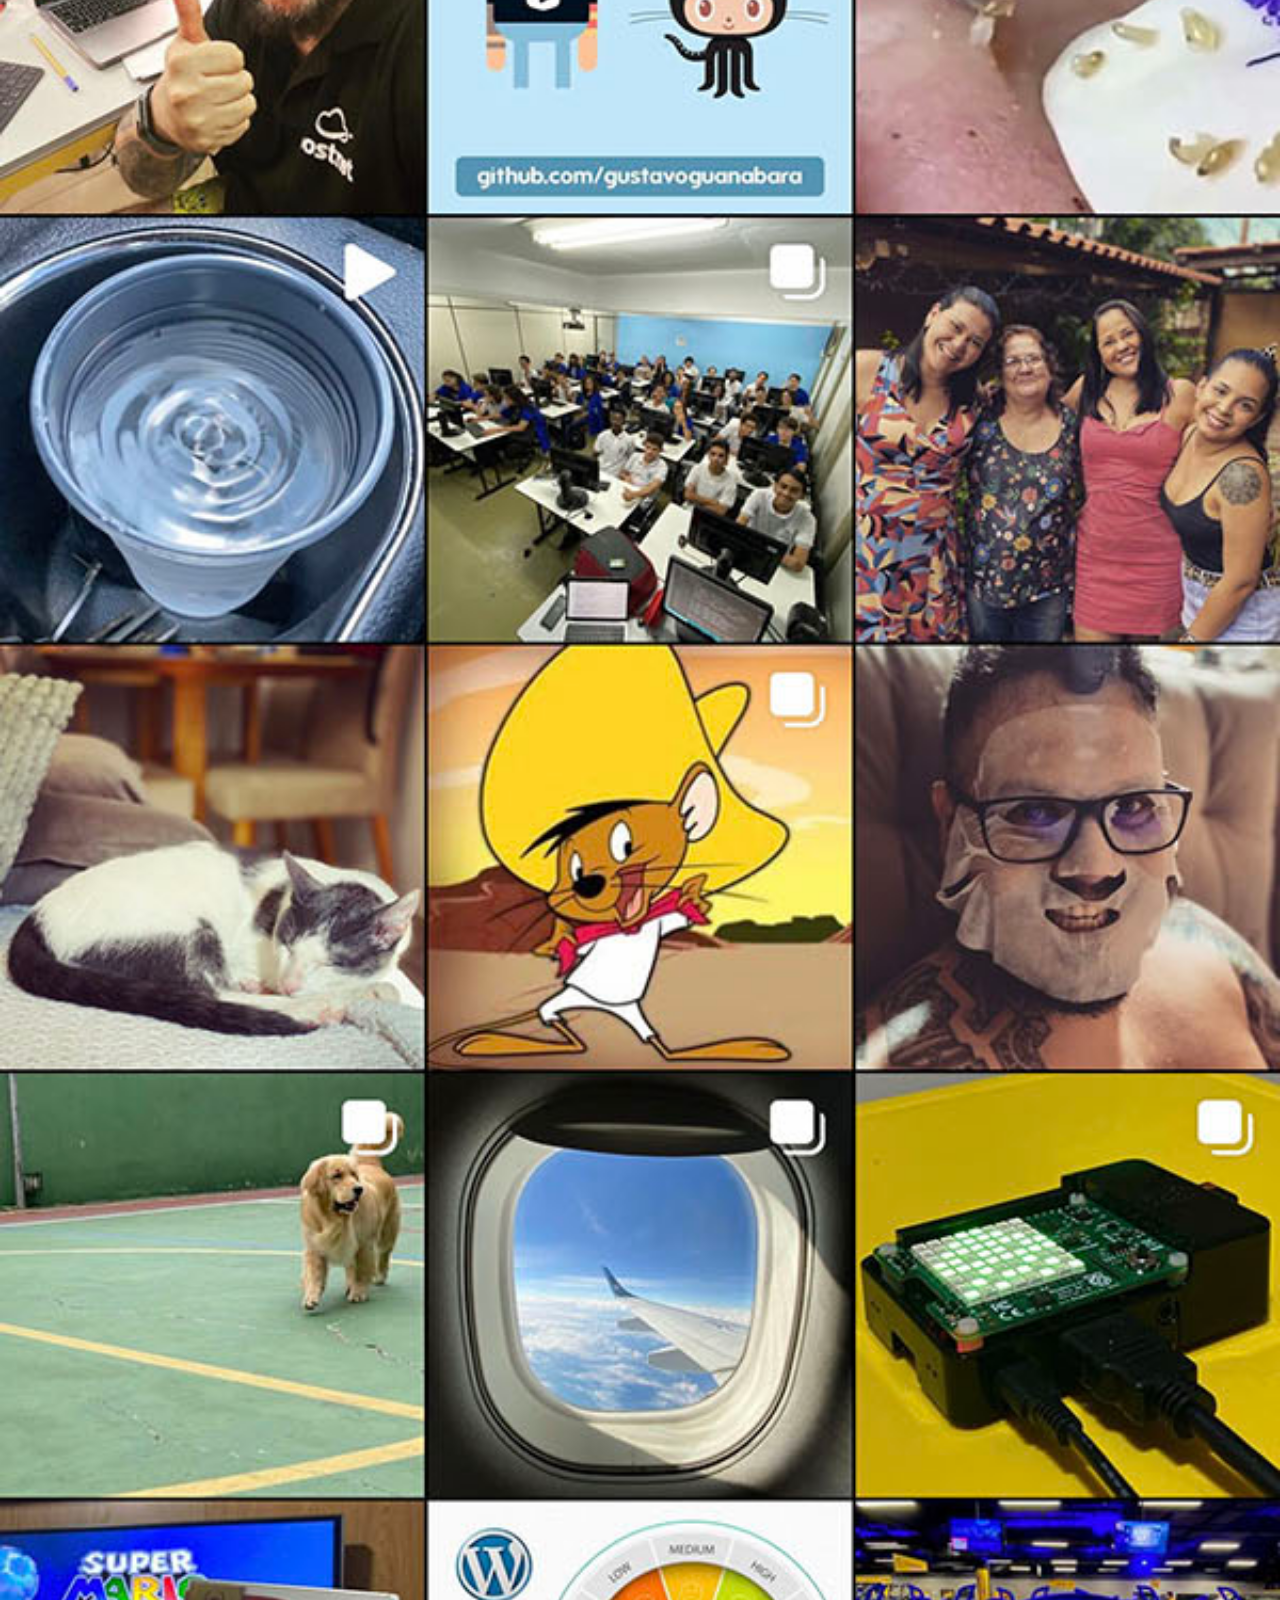
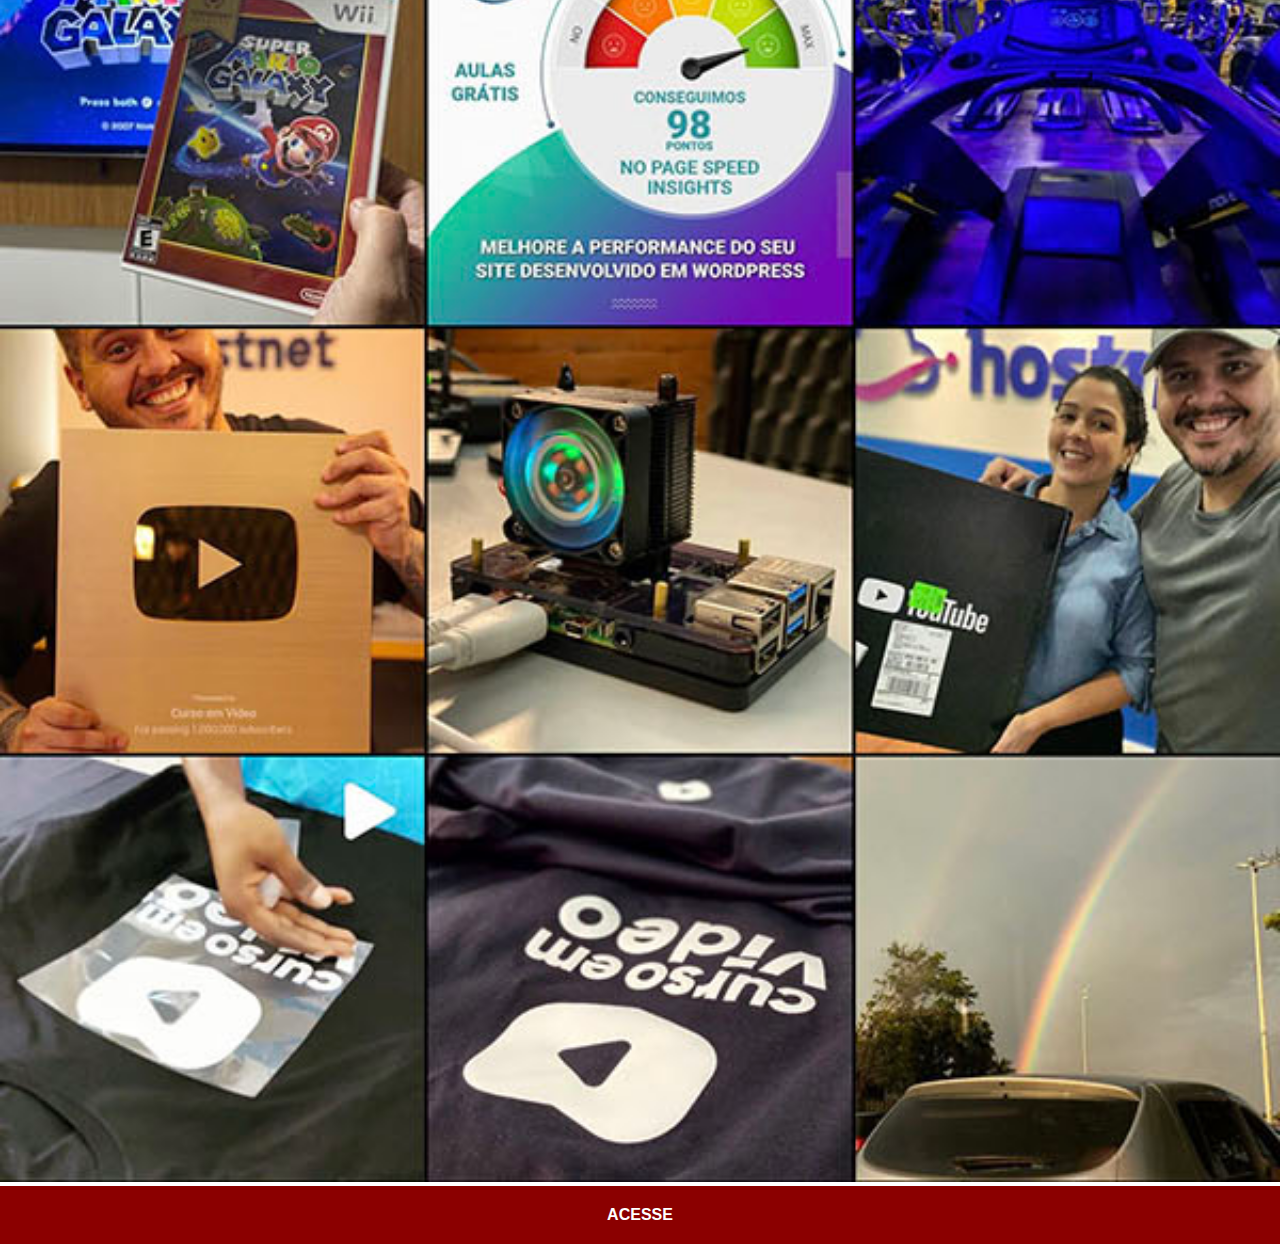
<file: instagram.html>
<!DOCTYPE html>
<html lang="pt-br">
<head>
    <meta charset="UTF-8">
    <meta name="viewport" content="width=device-width, initial-scale=1.0">
    <title>Instagram</title>
    <link rel="stylesheet" href="estilos/social.css">
</head>
<body>
    <img src="imagens/tela-instagram.jpg" alt="Instagram">
    <a href="https://www.instagram.com/gustavoguanabara" target="_blank">ACESSE</a>
</body>
</html>
</file>
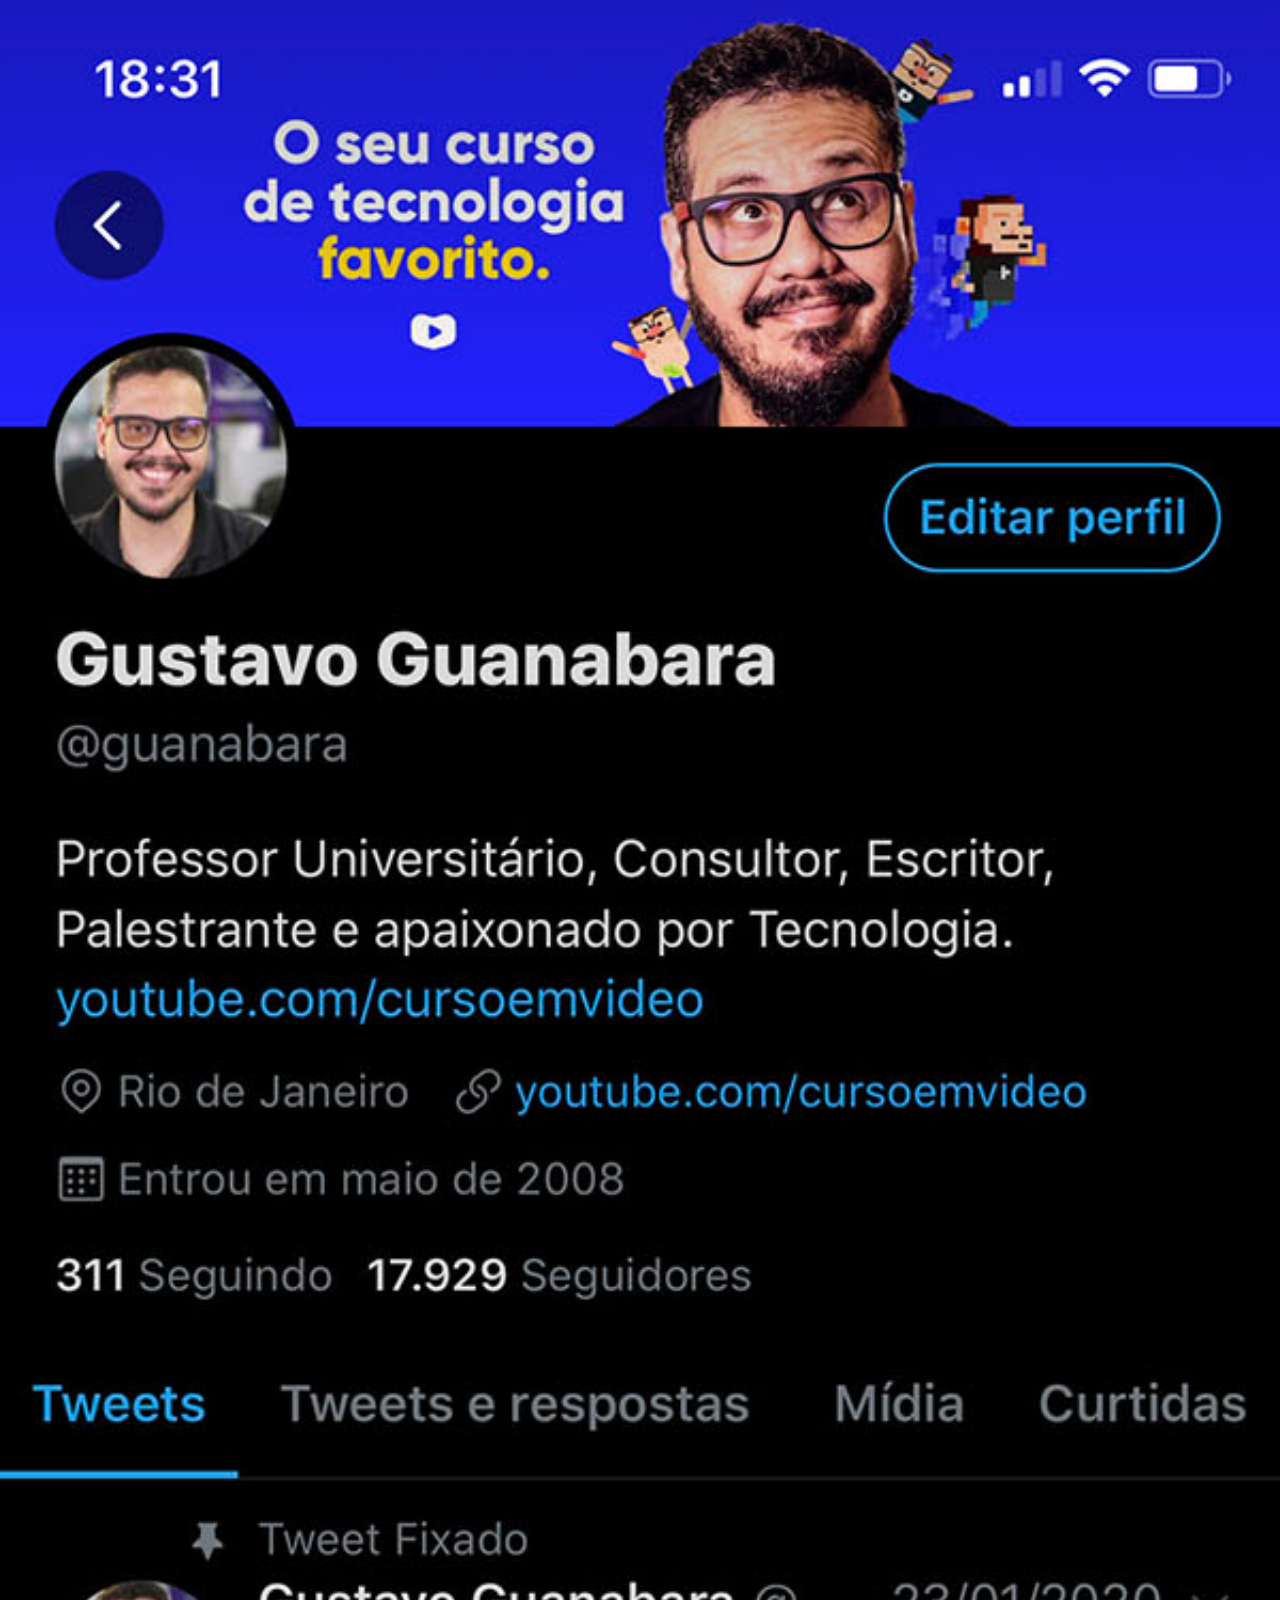
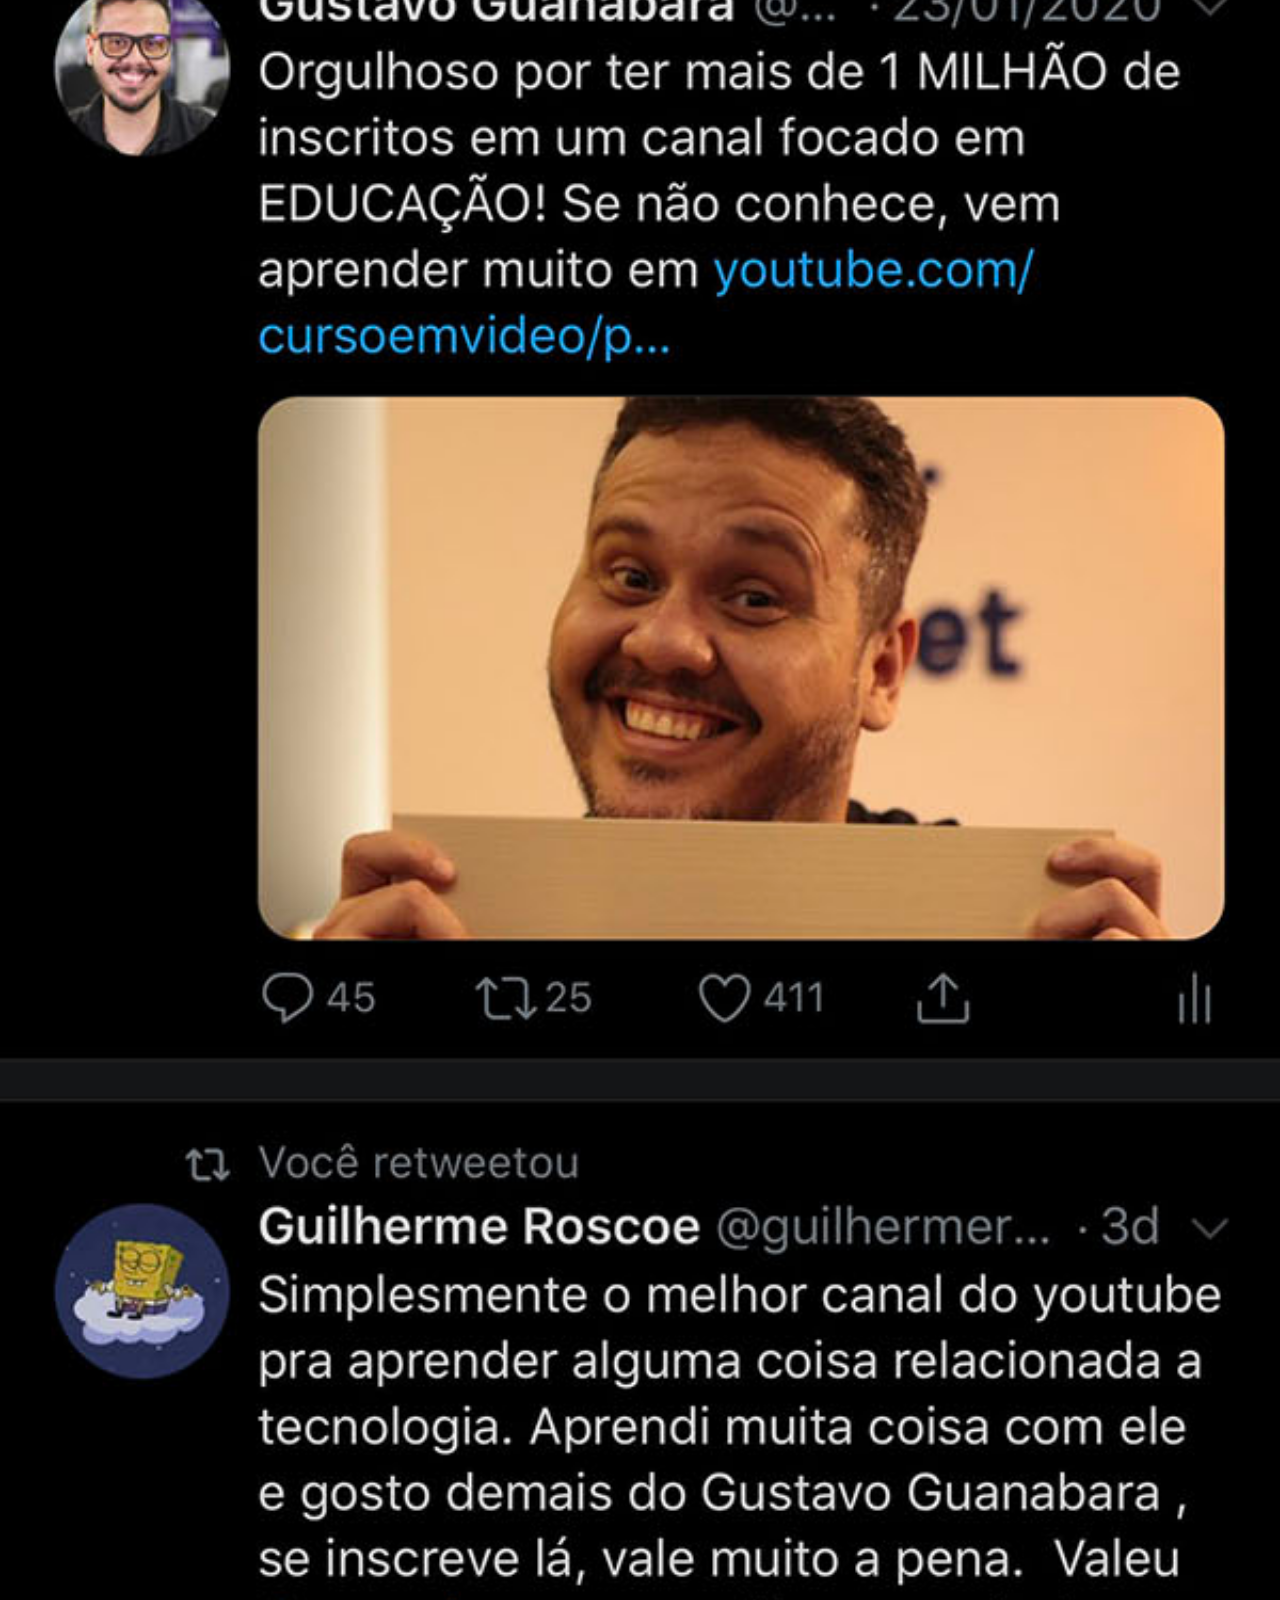
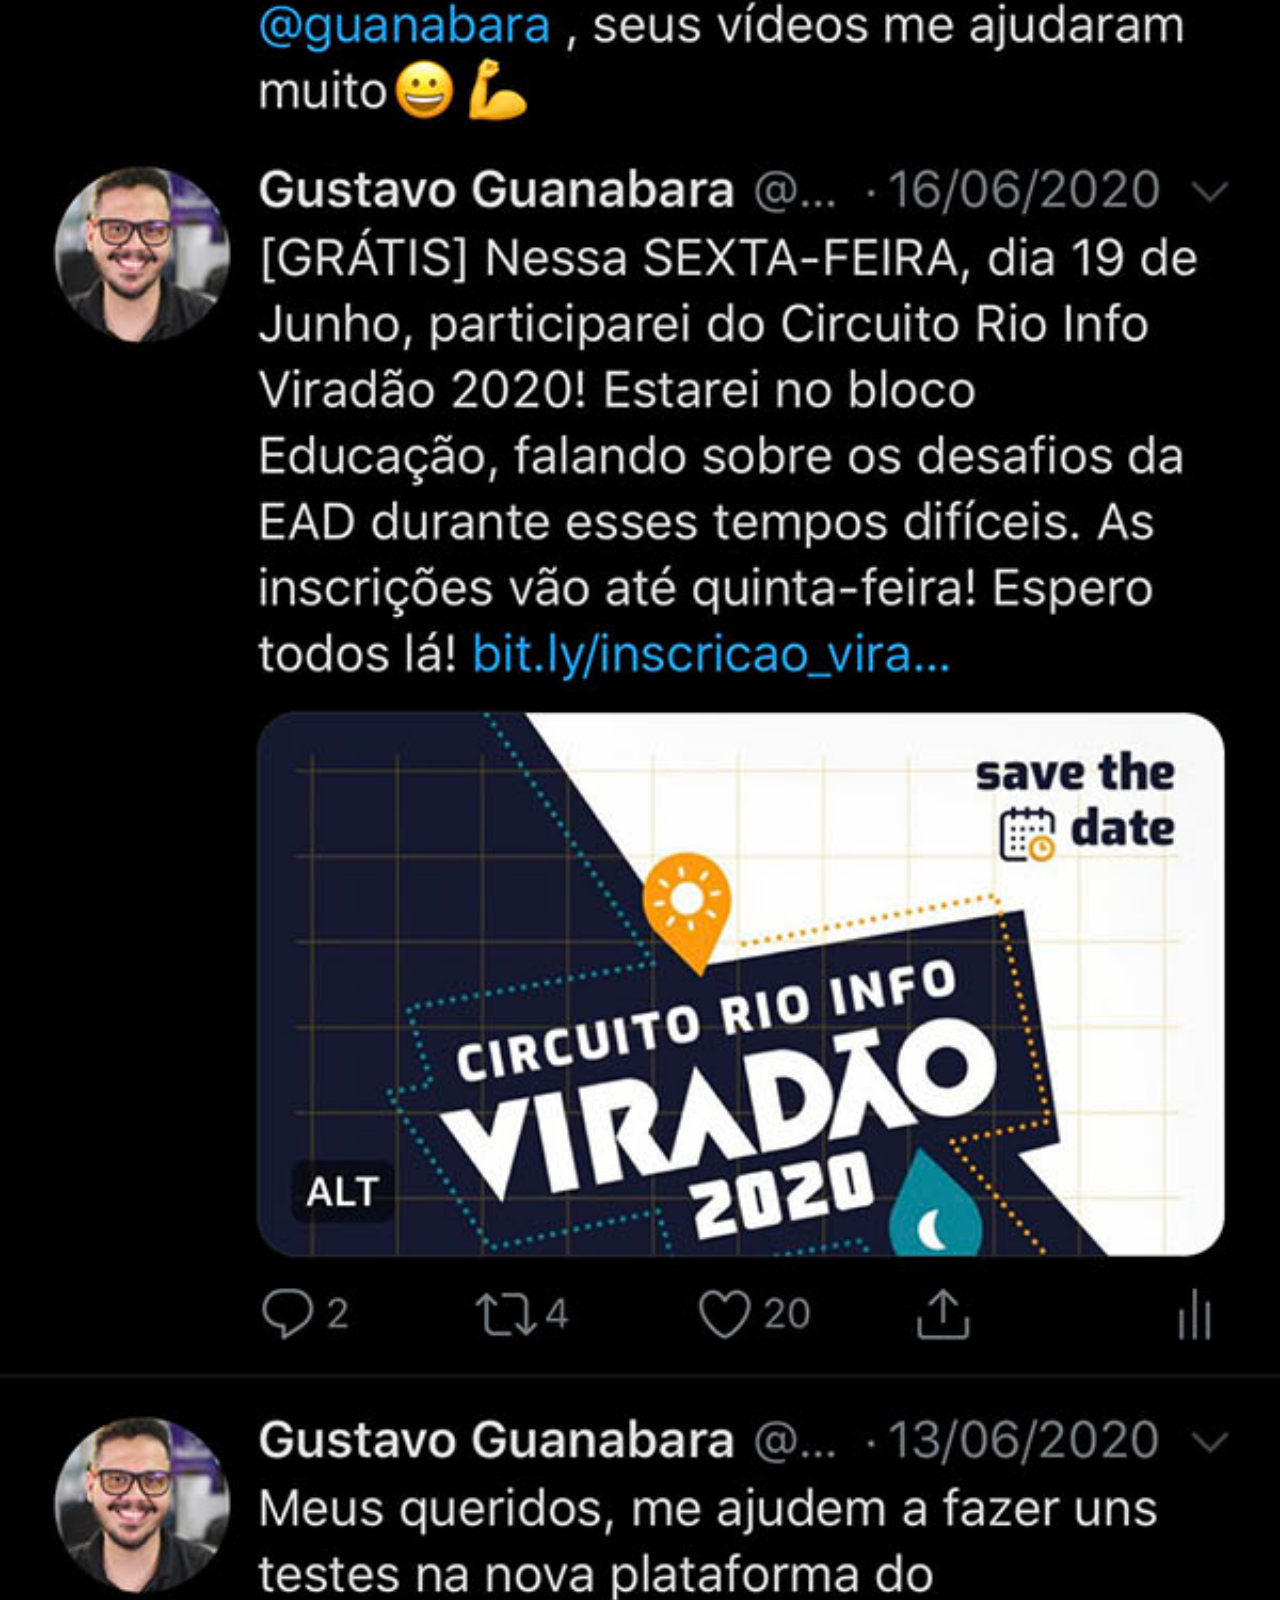
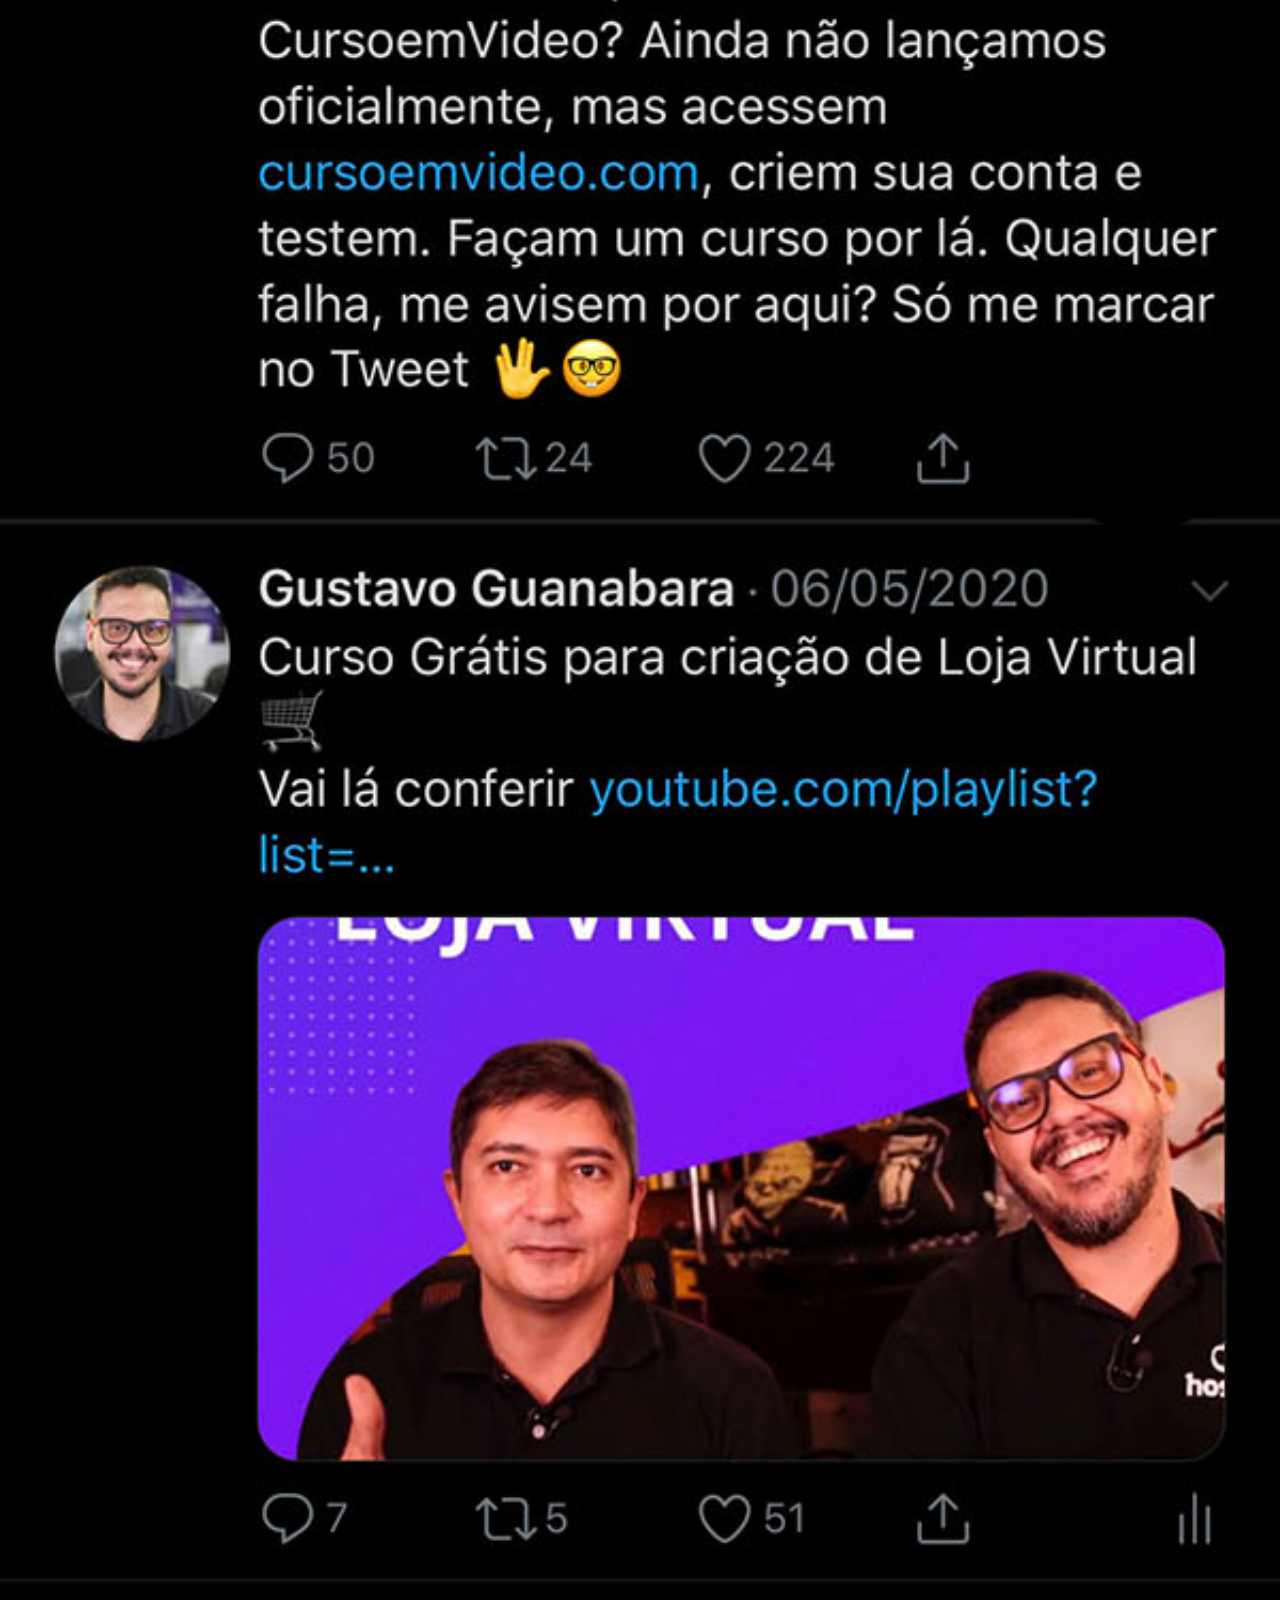
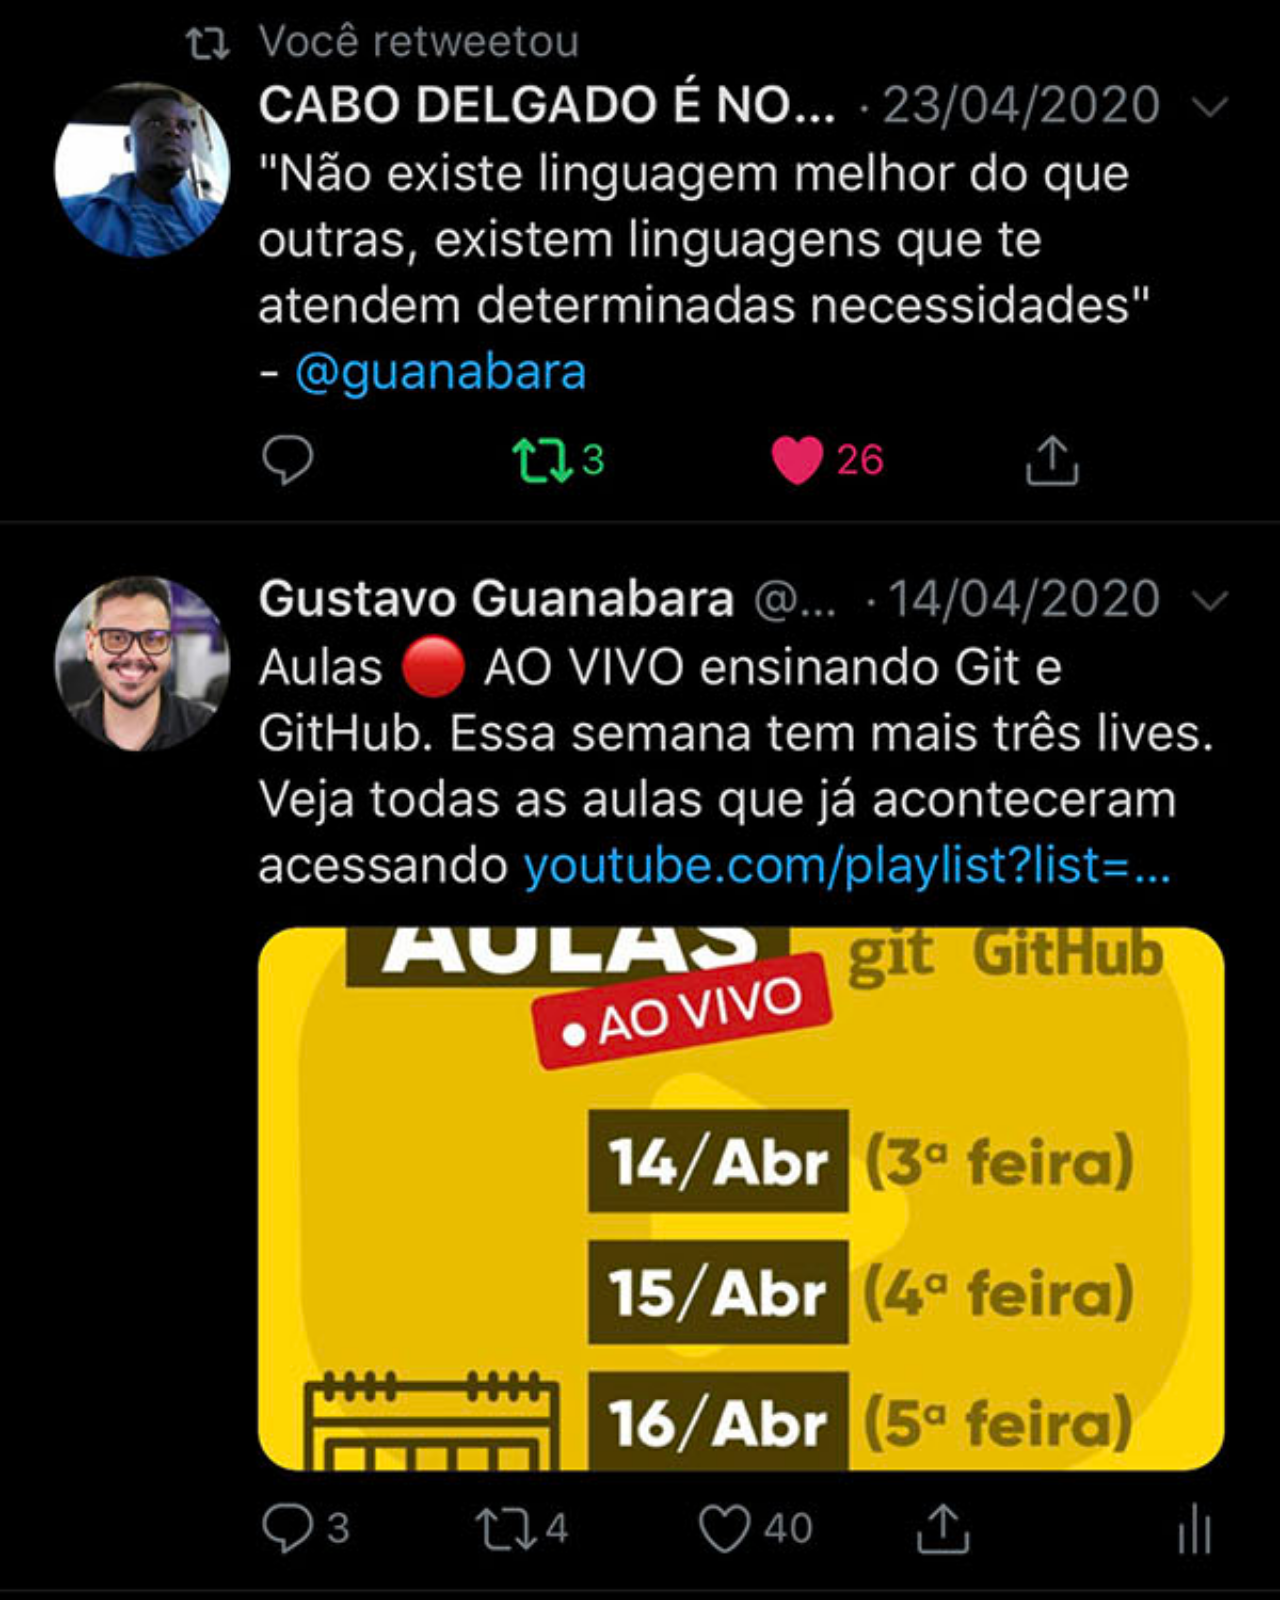
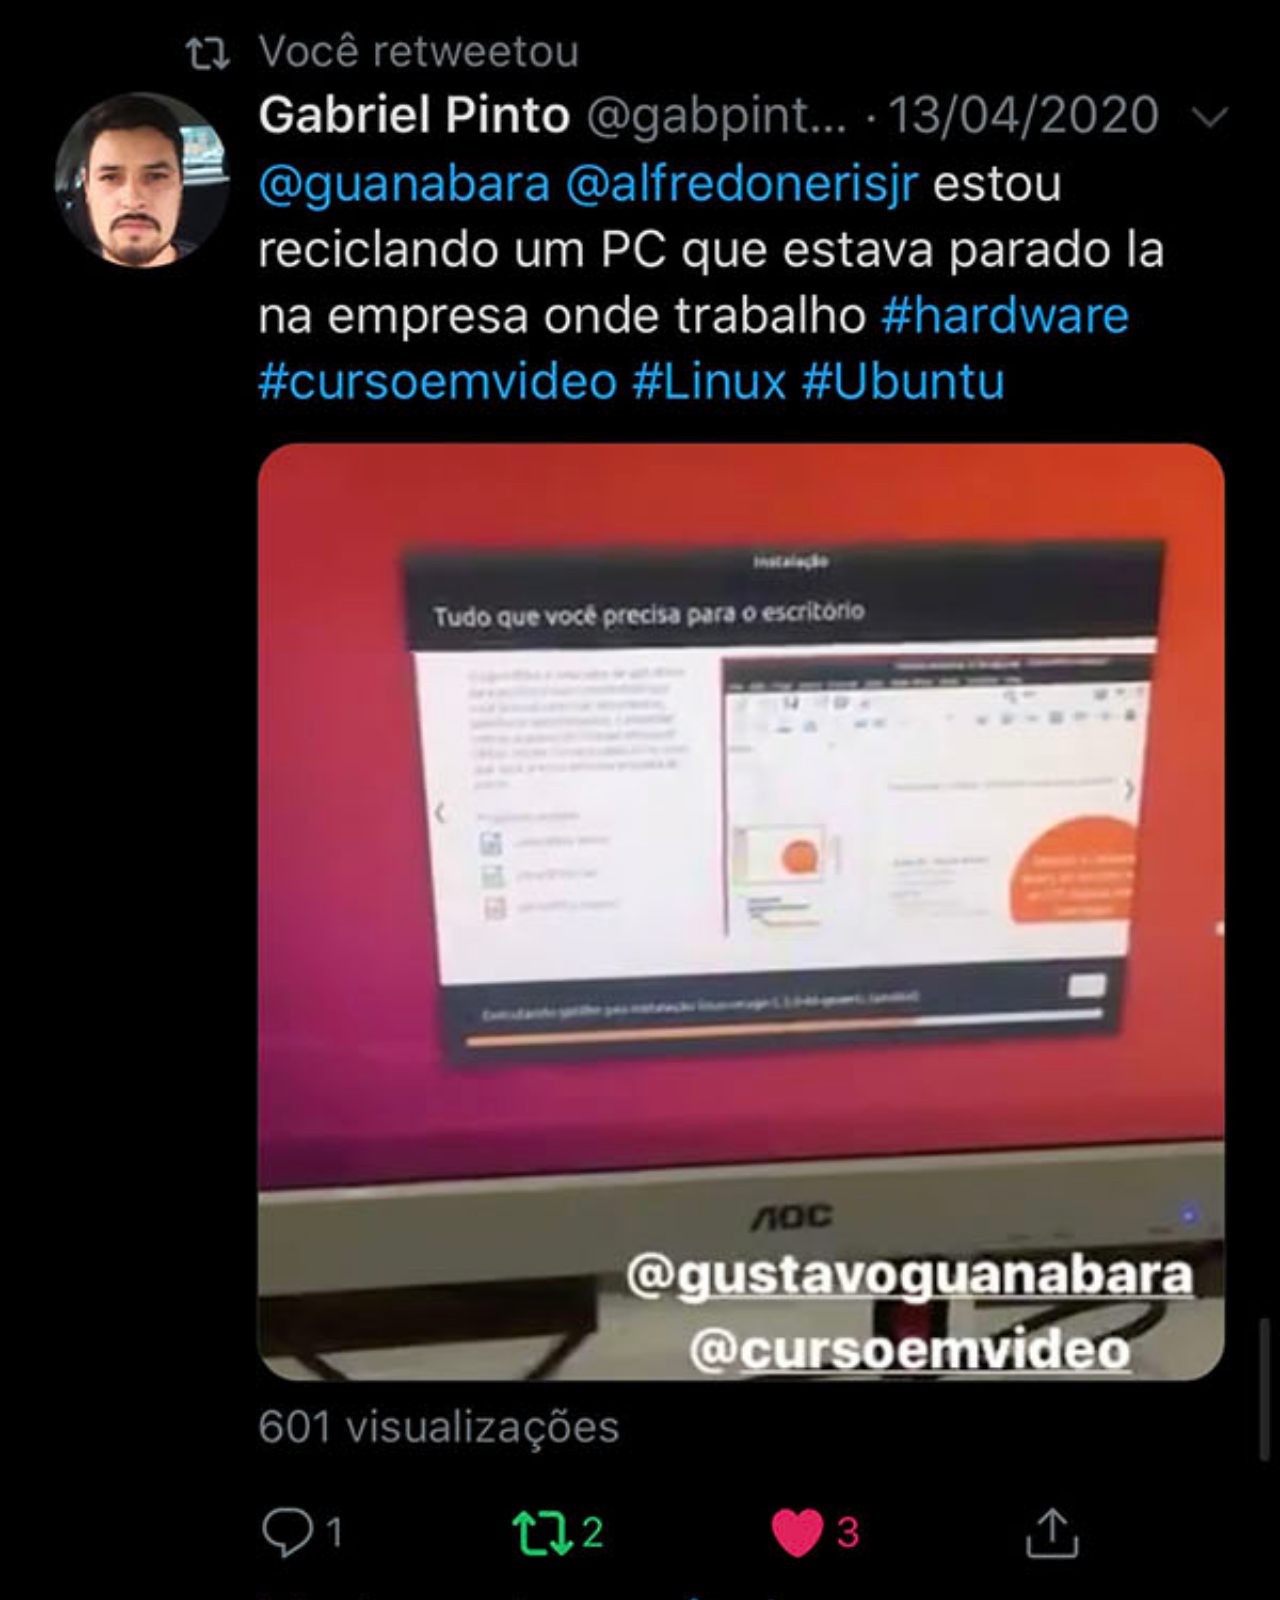
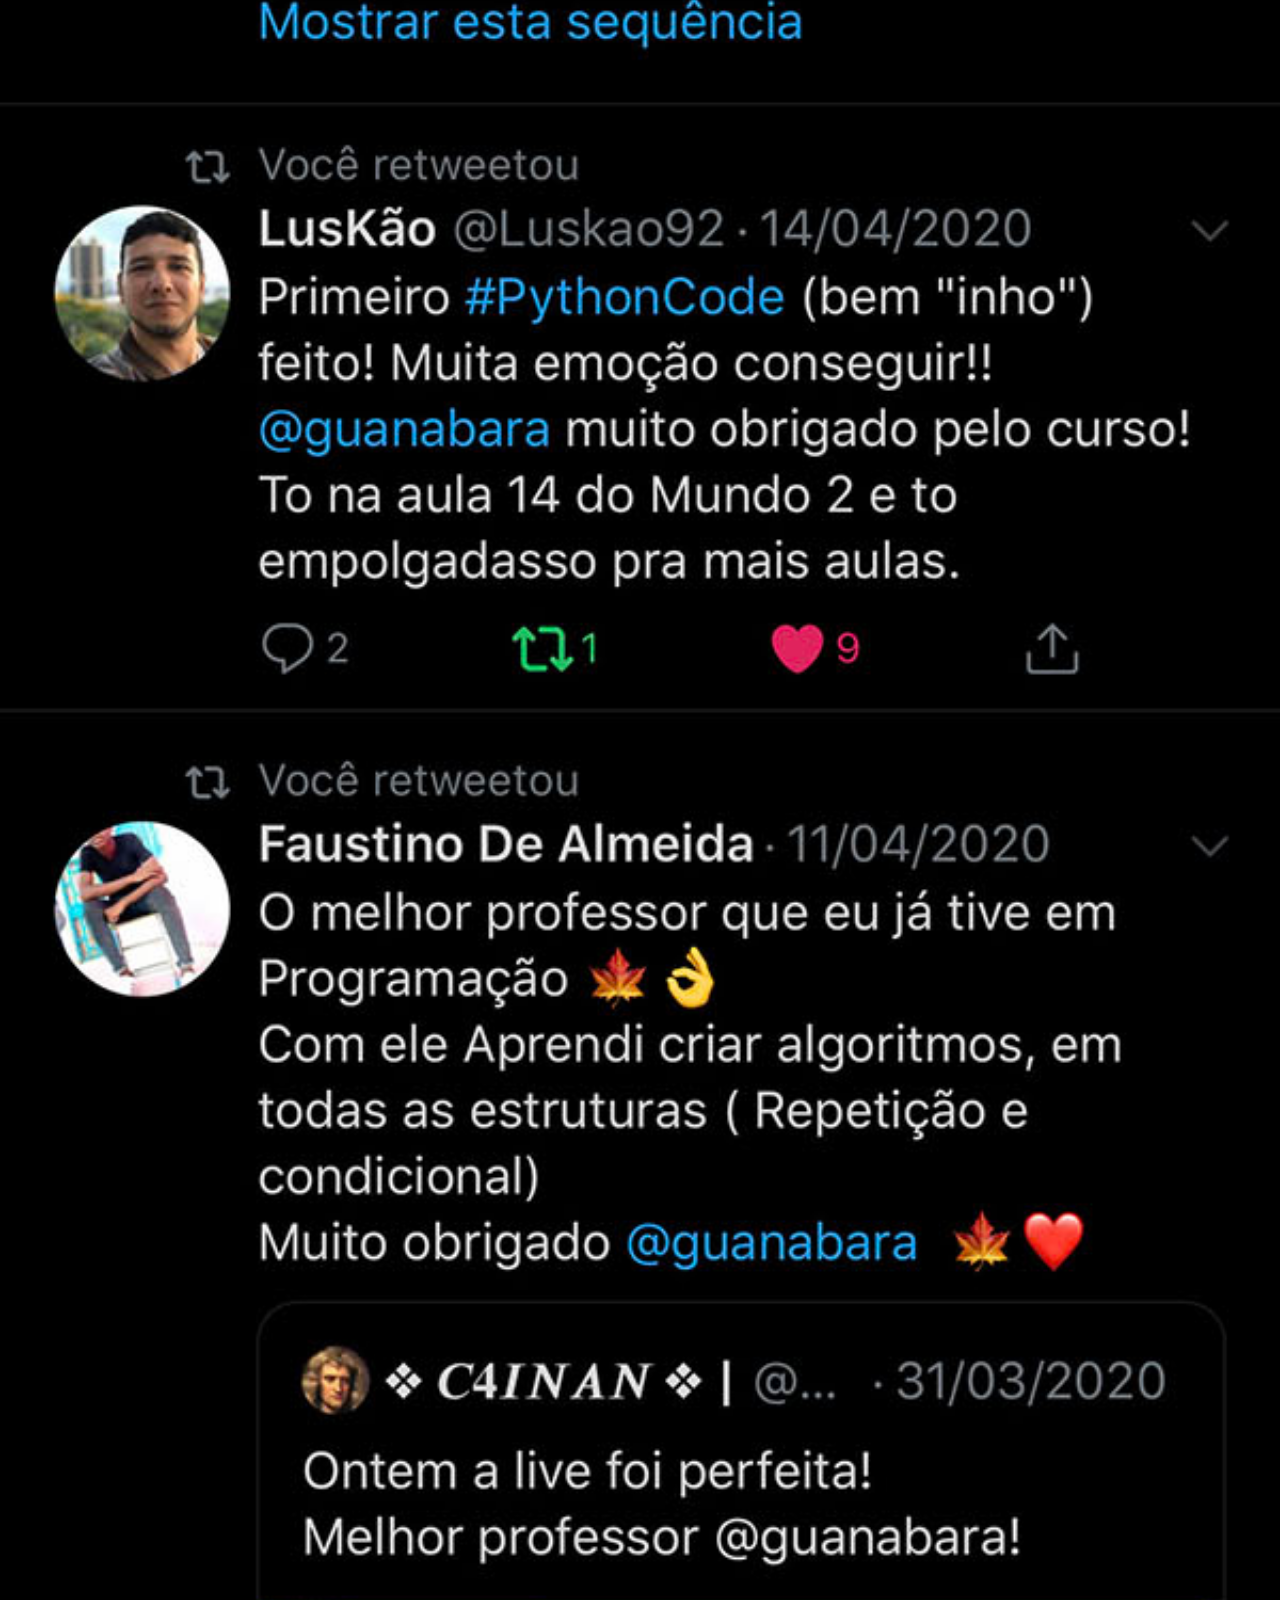
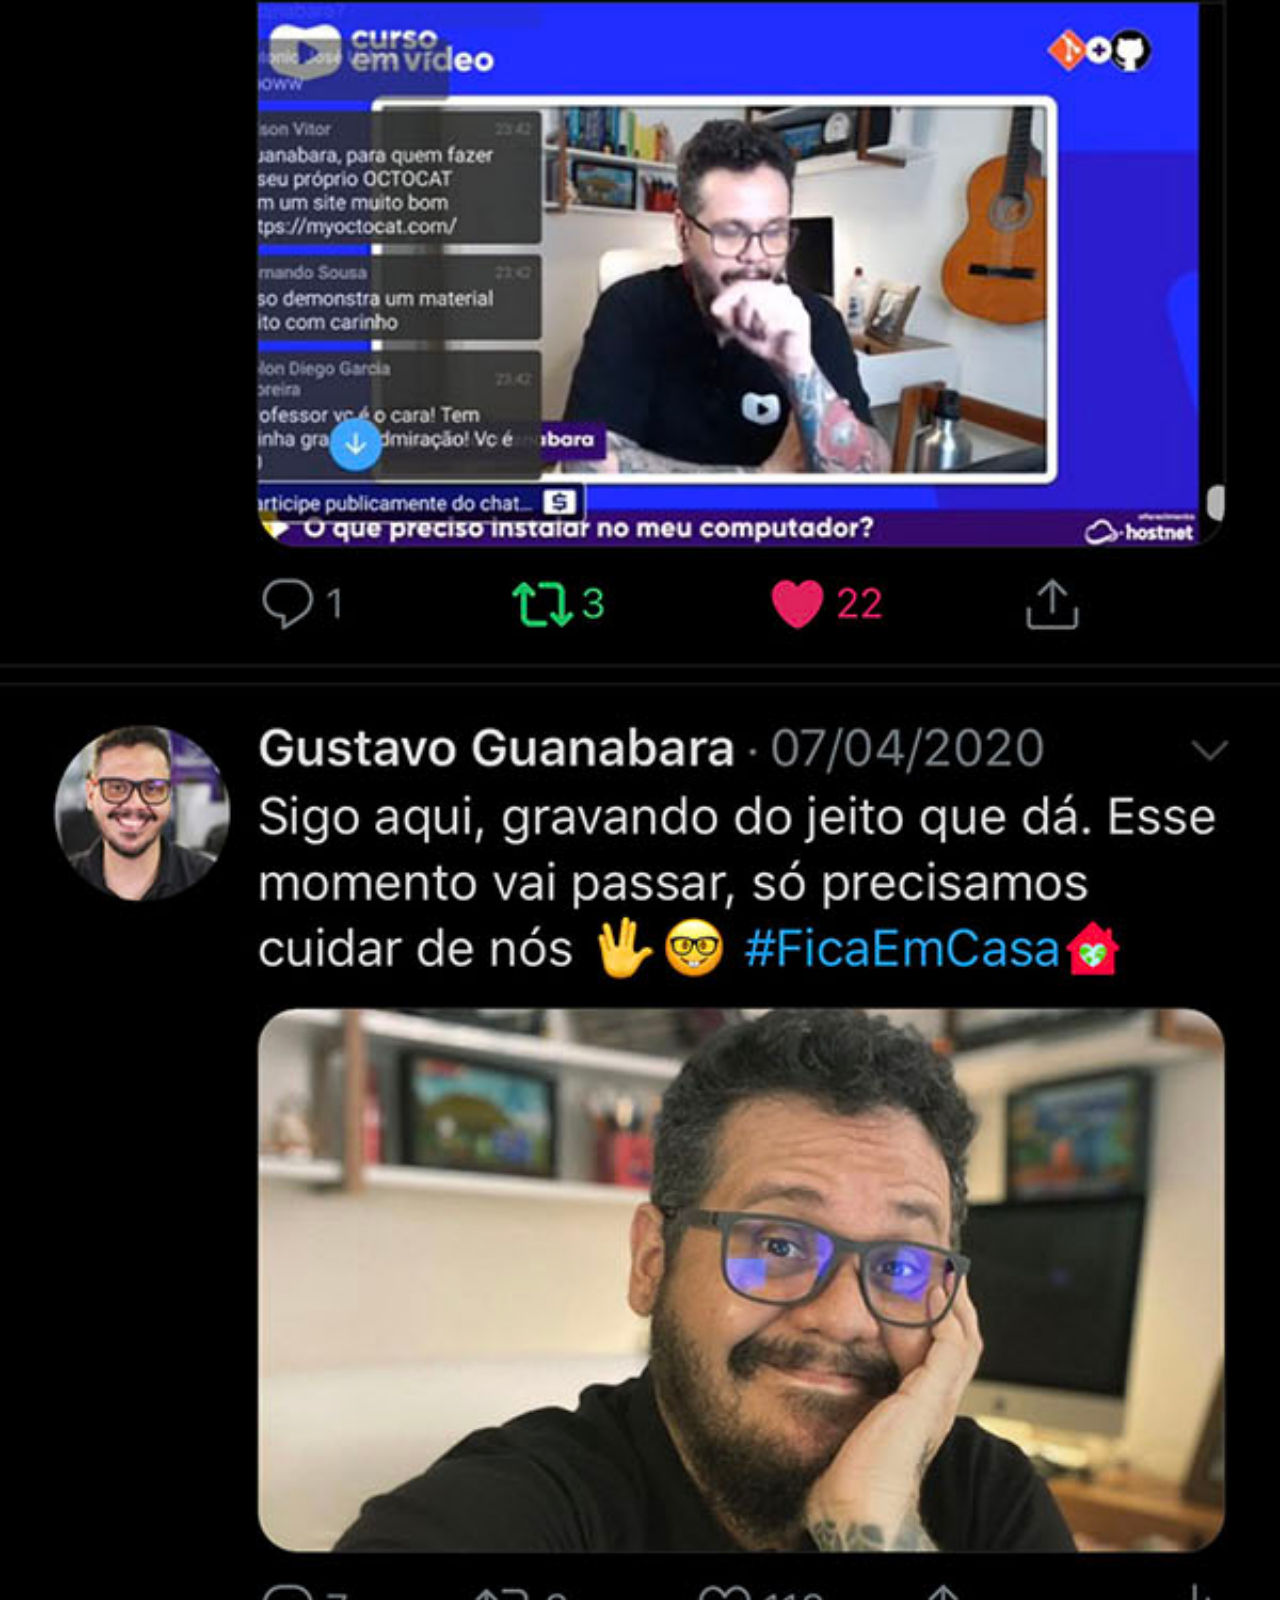
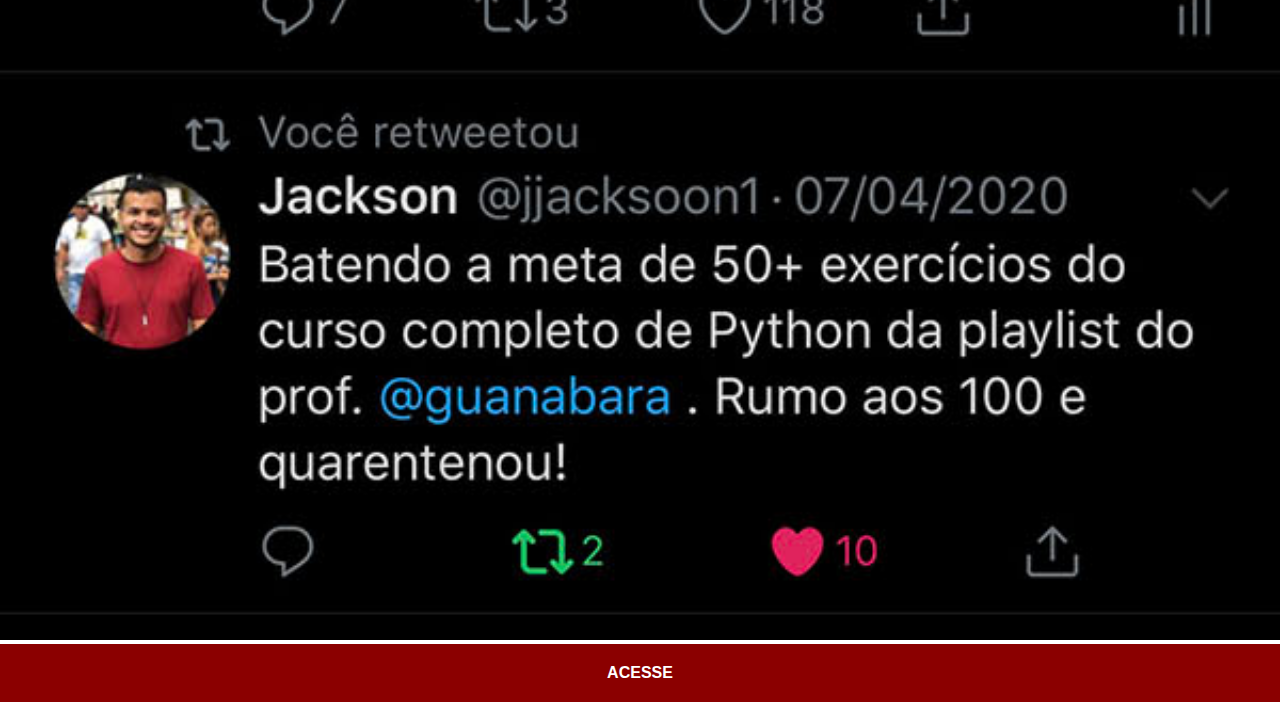
<file: twitter.html>
<!DOCTYPE html>
<html lang="pt-br">
<head>
    <meta charset="UTF-8">
    <meta name="viewport" content="width=device-width, initial-scale=1.0">
    <title>Twitter</title>
    <link rel="stylesheet" href="estilos/social.css">
</head>
<body>
    <img src="imagens/tela-twitter.jpg" alt="Twitter">
    <a href="https://twitter.com/i/flow/login?redirect_after_login=%2F" target="_blank">ACESSE</a>
</body>
</html>
</file>
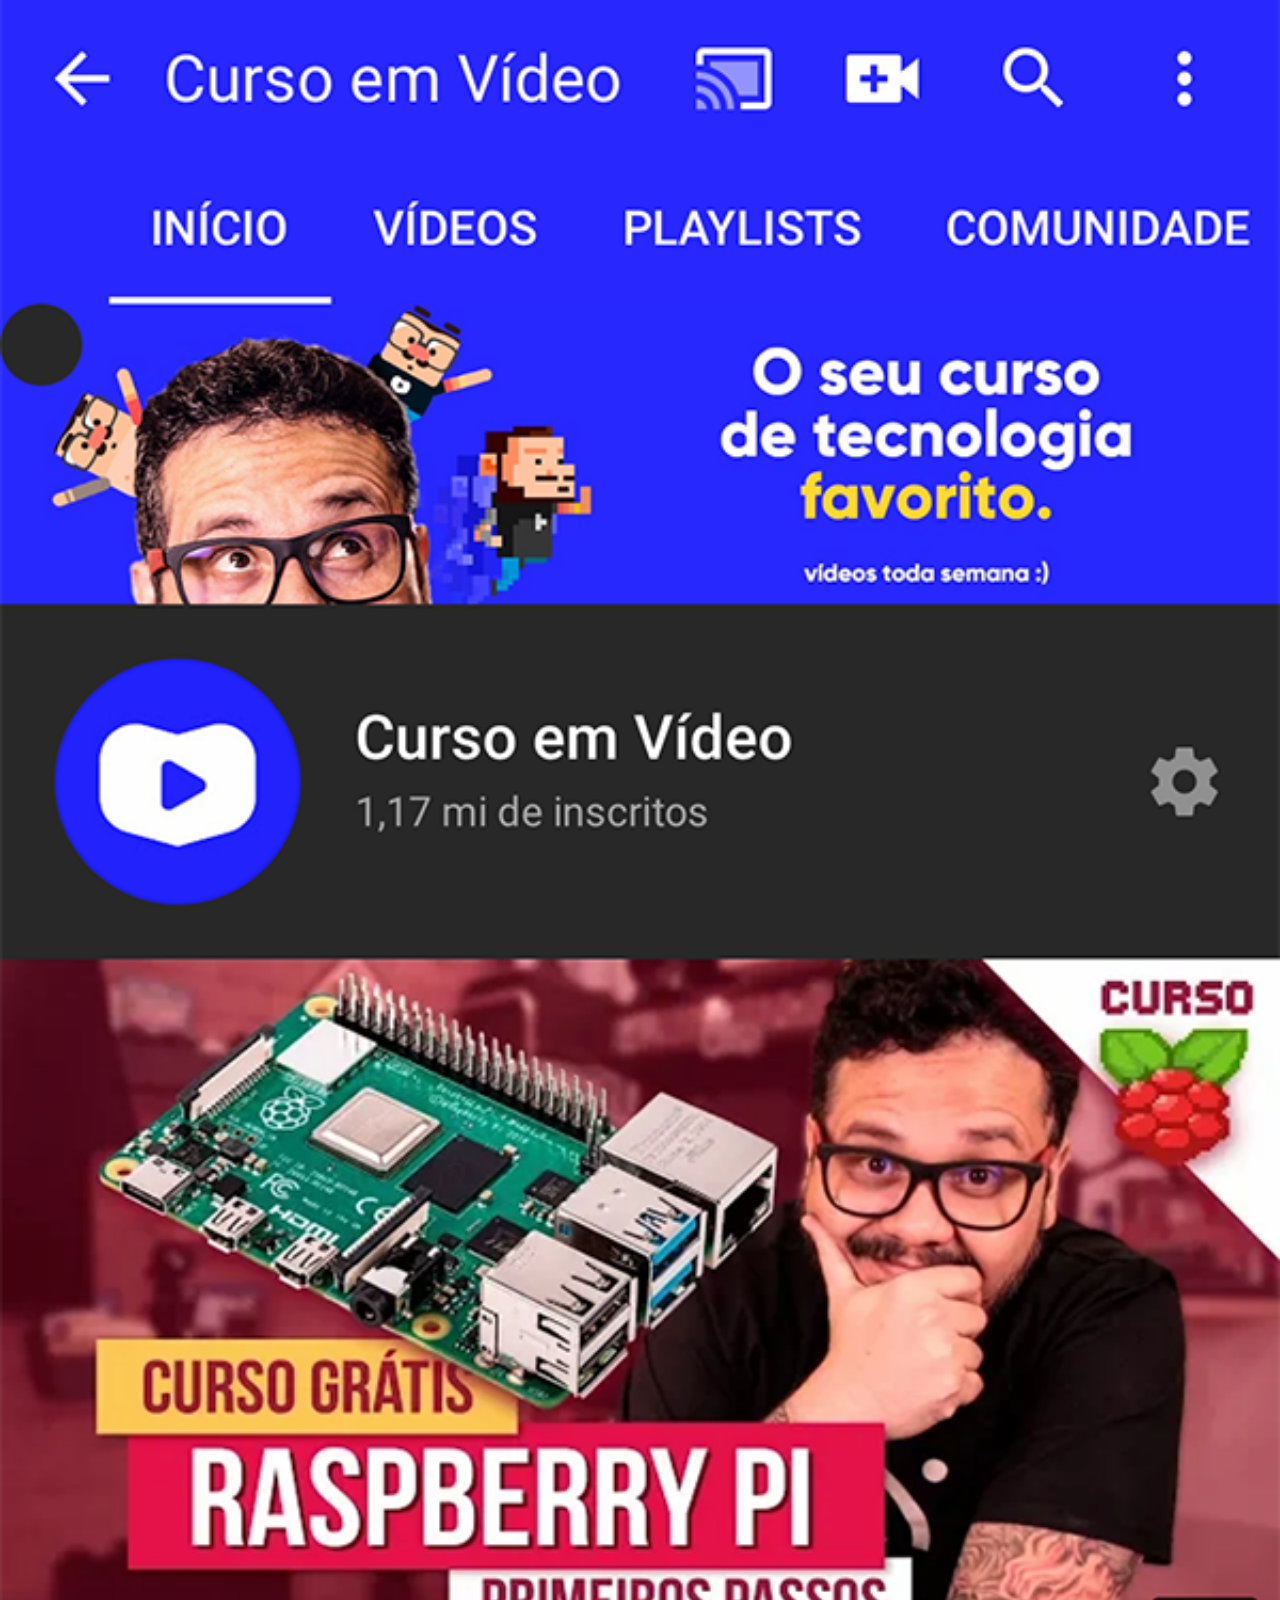
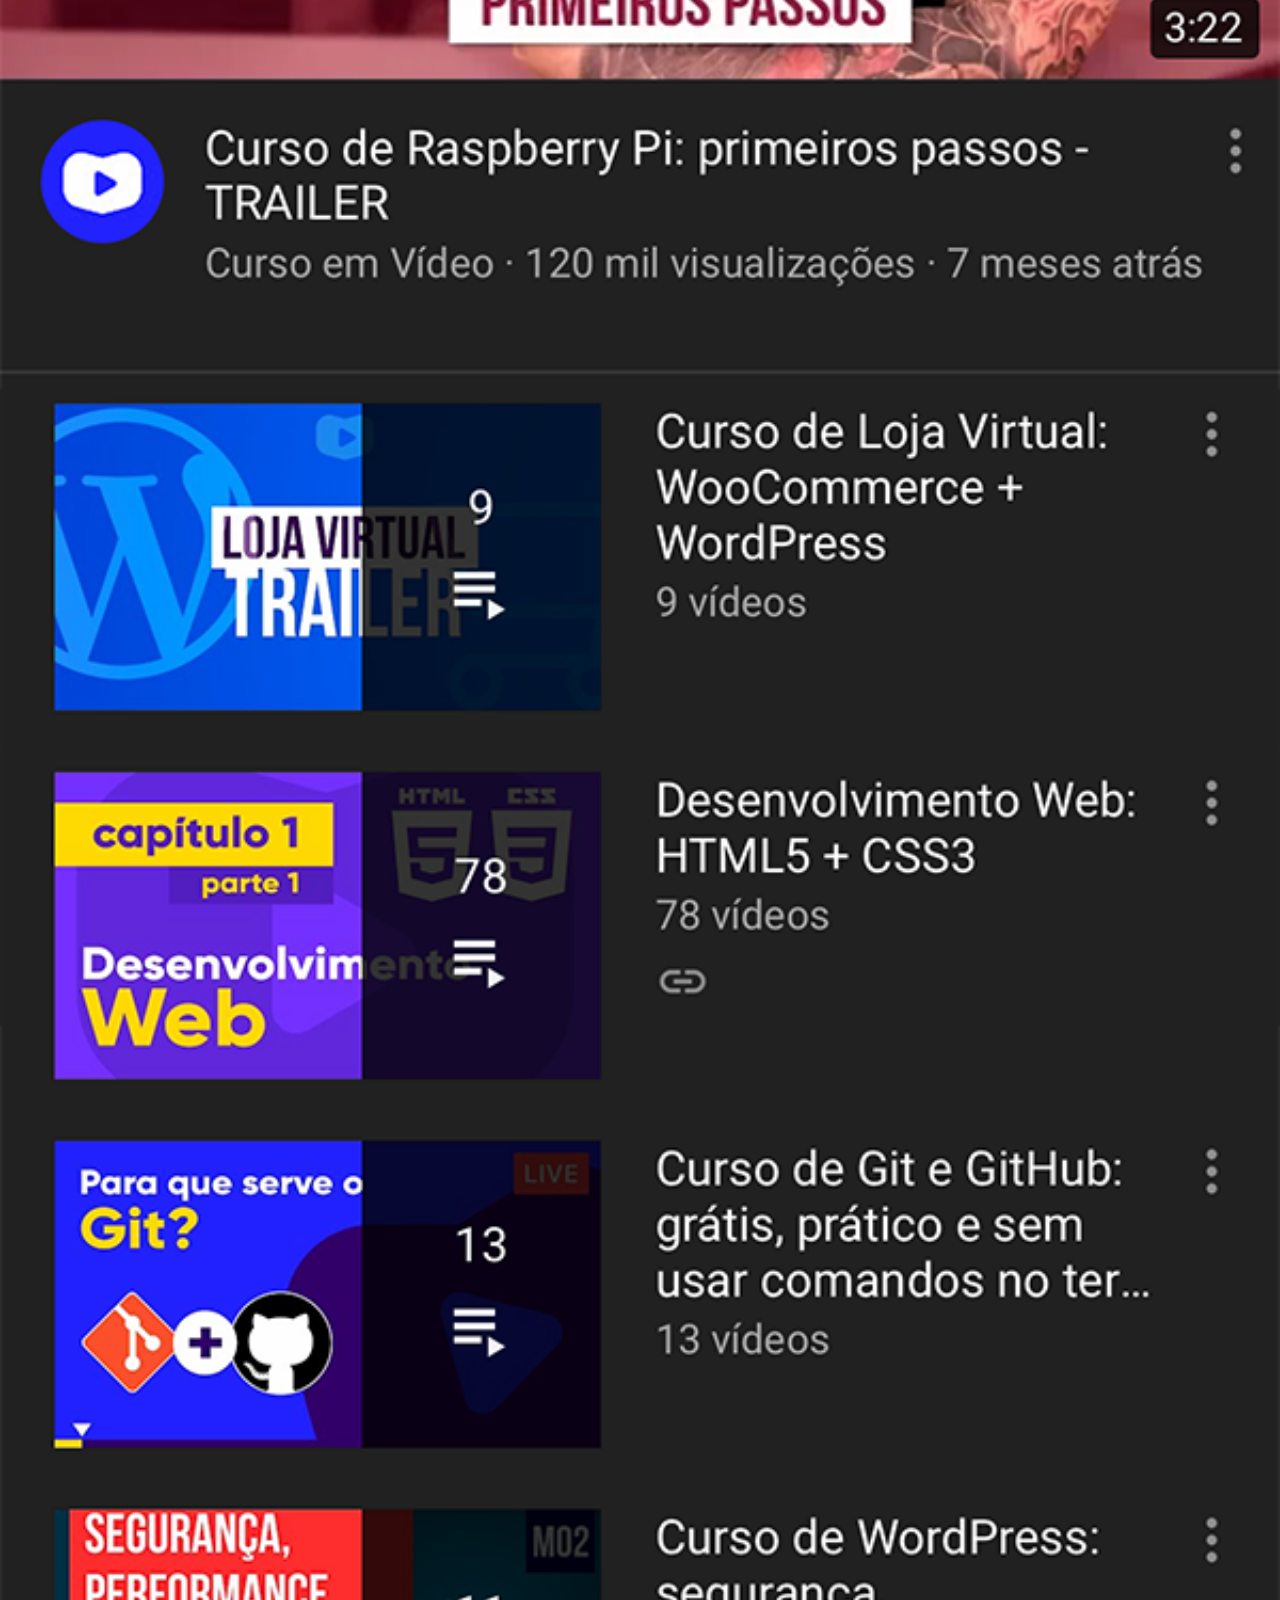
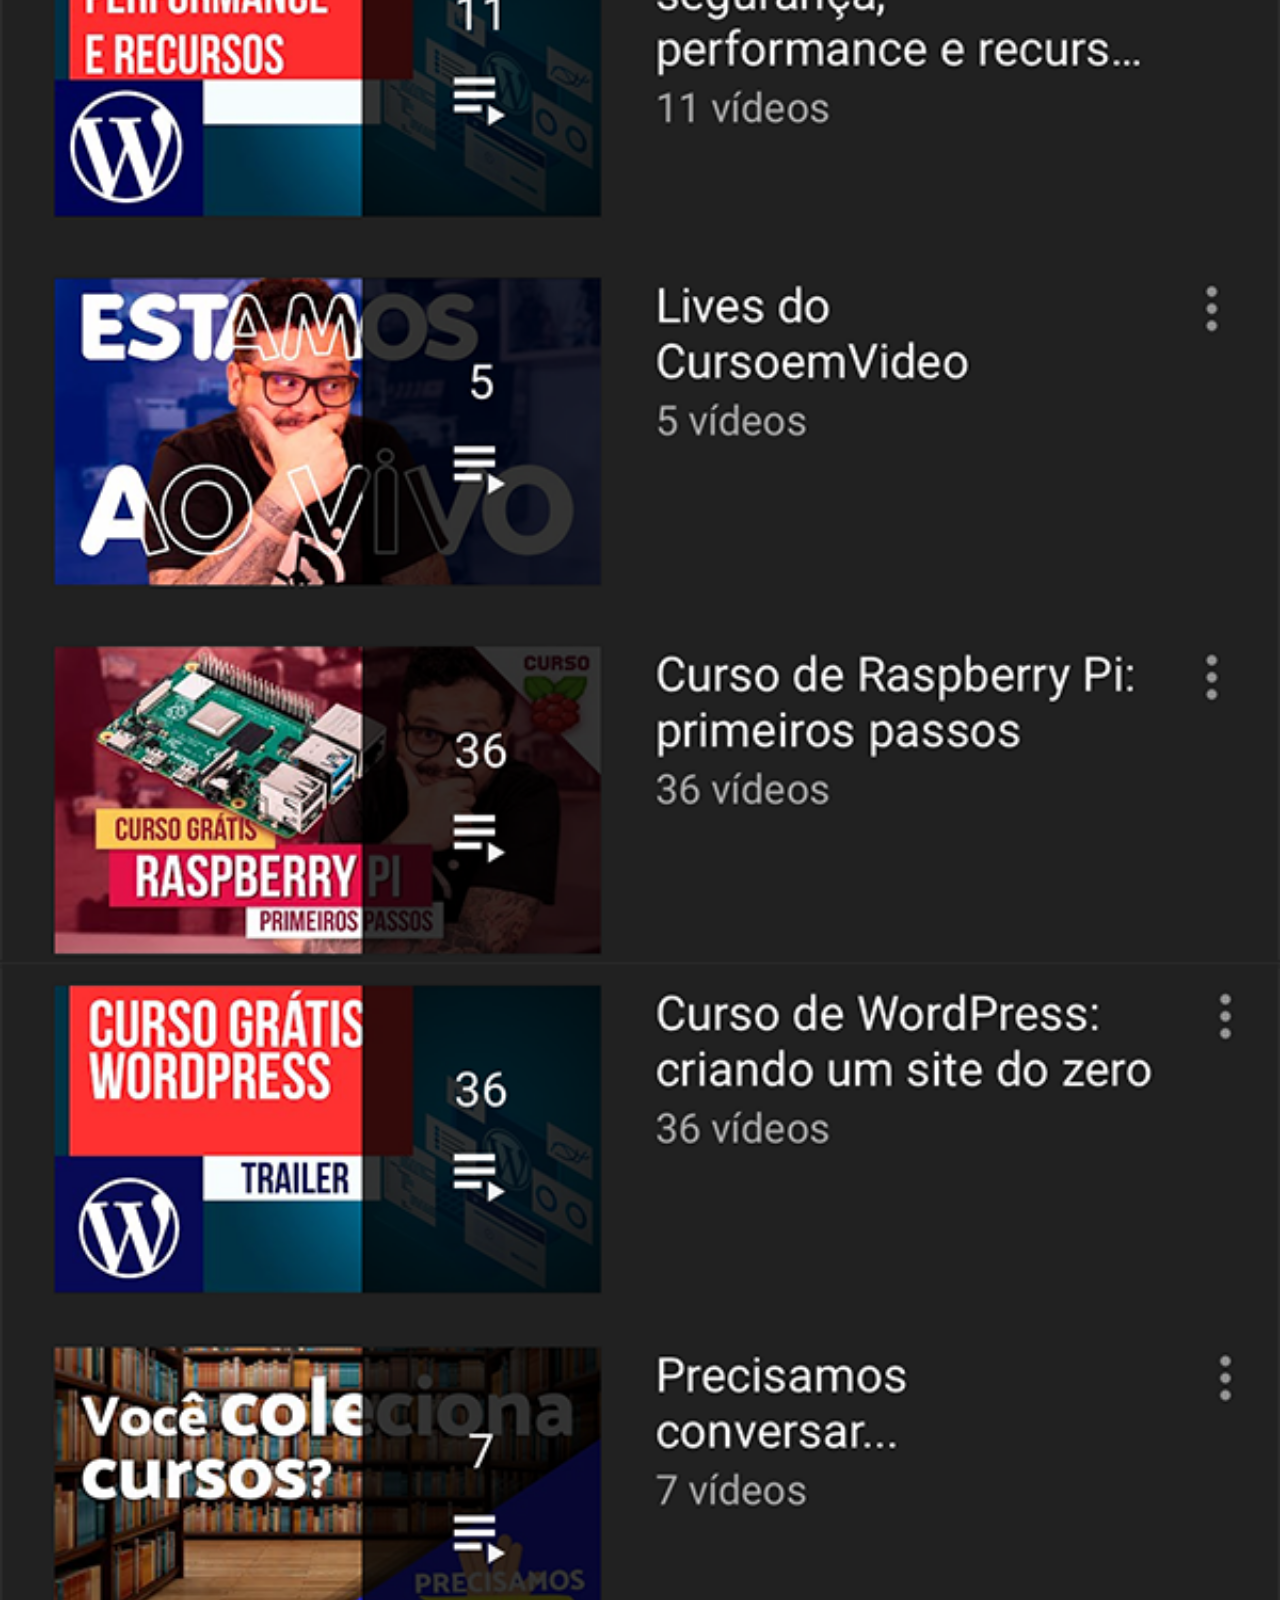
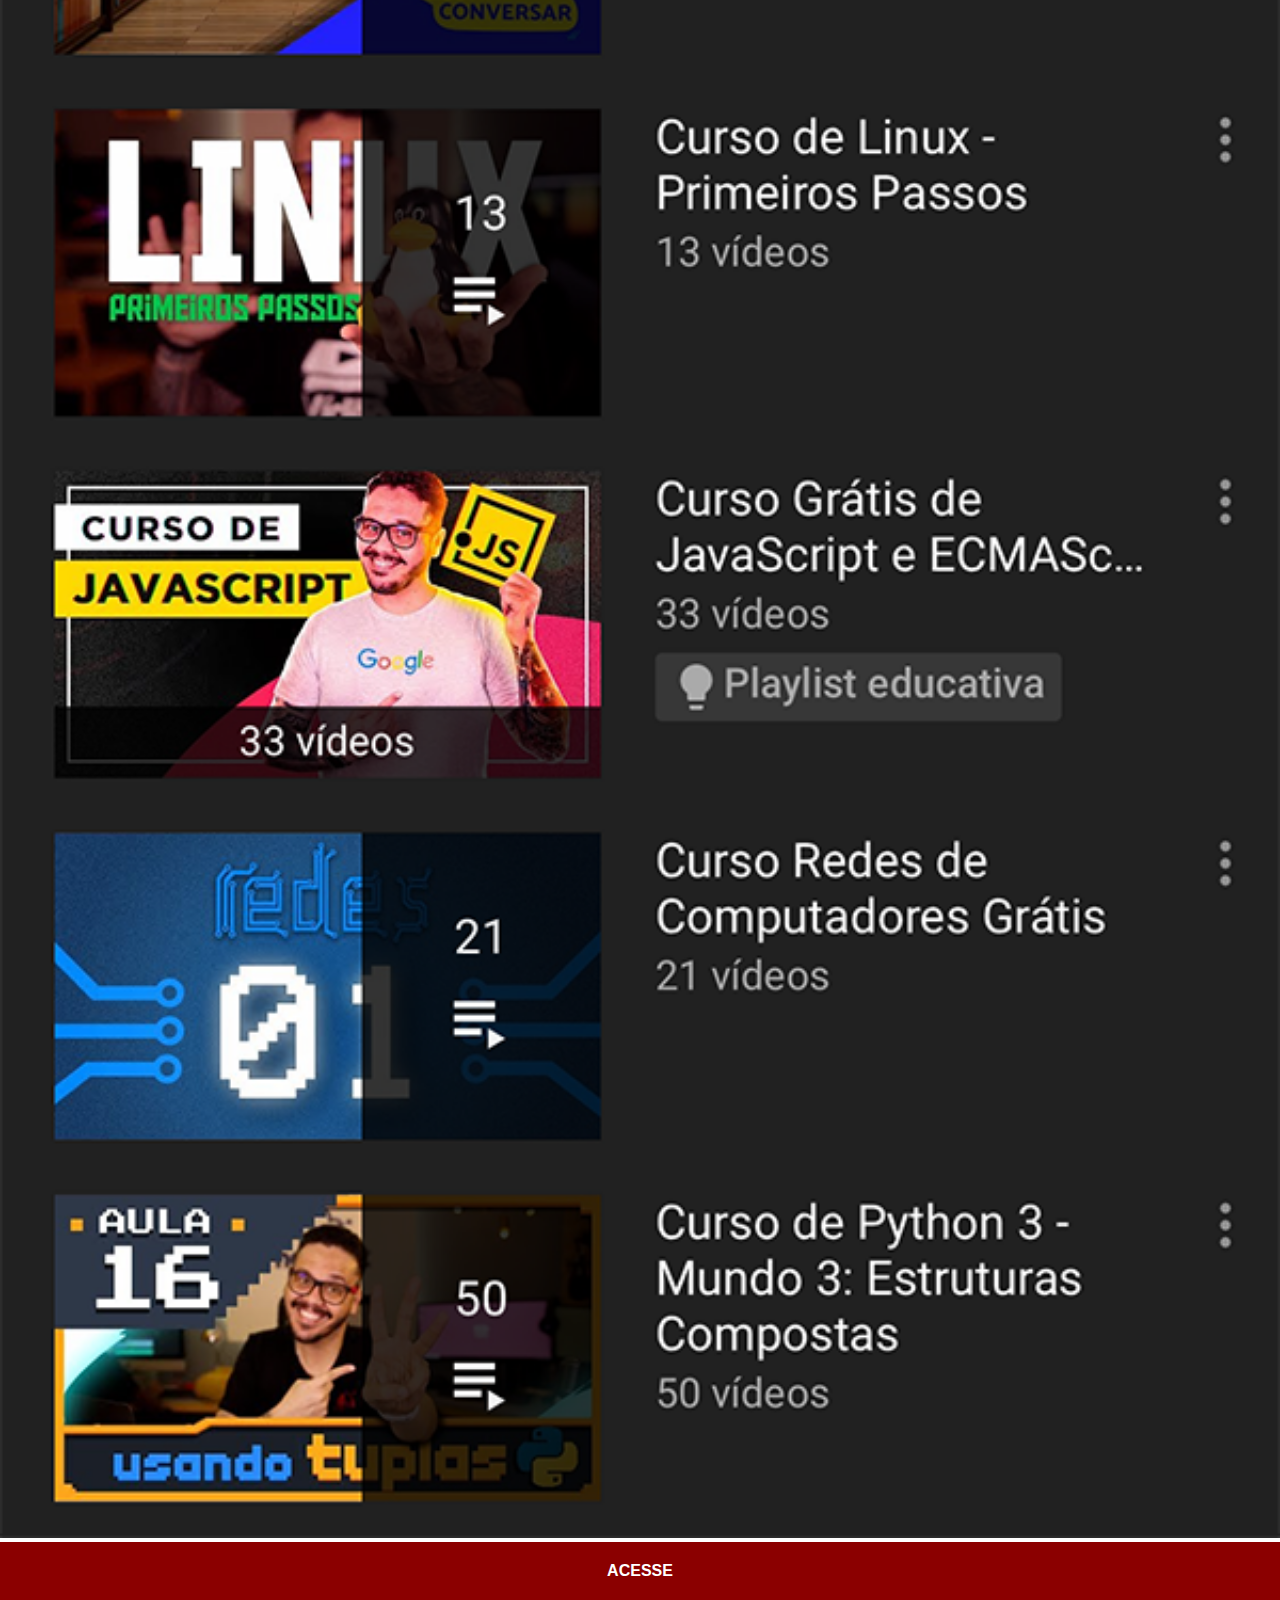
<file: youtube.html>
<!DOCTYPE html>
<html lang="en">
<head>
    <meta charset="UTF-8">
    <meta name="viewport" content="width=device-width, initial-scale=1.0">
    <title>Youtube</title>
    <link rel="stylesheet" href="estilos/social.css">
</head>
<body>
    <img src="imagens/tela-youtube.png" alt="Youtube">
    <a href="https://www.youtube.com/@CursoemVideo/playlists" target="_blank">ACESSE</a>
</body>
</html>
</file>
<file: estilos/style.css>
@charset "UTF-8";

*{
    margin: 0px;
    padding: 0px;
    font-family: Arial, Helvetica, sans-serif
}

html, body{
    height: 100vh;/*altura total do navegador*/
    width: 100vw;/*largura total do navegador*/
    background-color: black;
}

body{
    background: url(/imagens/fundo-madeira.jpg)no-repeat top center;
    background-size: cover; /*Para cobrir a tela toda*/
    background-attachment: fixed; /*Pra nao ter rolagem*/
}
main{
    position: relative; /*Esta acima do background black*/
    height: 100vh;/*altura total do navegador*/

}

#telefone{
    position: absolute;/*Configurando o telefone para o meio da tela*/
    top: 50%; /*Esta configuração o ponto do lado esquerdo esta centralizado porem o quadrado completo não está no meio*/
    left: 50%;
    transform: translate(-50%, -50%);/*Jogando o bloco para o meio*/
    height: 627px;
    width: 311px;
    background:  url('/imagens/frame-iphone.png')no-repeat;
}

iframe#tela{
    position: relative; /*Pra ficar o iframe por cima*/
    top: 80px;
    left: 22px;
    width: 267px;
    height: 471px;
}

#redes-sociais{
    text-align: right   ;
}

img{
    width:50px;
    margin: 10px;
    border-radius: 50%; /*Coloando os icones redondo*/
    box-shadow: 2px 2px 5px rgba(0, 0, 0, 0.400);
    box-sizing: border-box;
}

section#redes-sociais img:hover{
    border: 2px solid rgba(255, 255, 255, 0.637);
    transform: translate(-3px, -3px);
    box-shadow: 5px 5px 10px rgba(0, 0, 0, 0.623);
    transition: transform 0.5s;
}
</file>
<file: estilos/social.css>
@charset "UTF-8";


*{
    margin: 0px;
    padding: 0px;
    font-family: Arial, Helvetica, sans-serif;
}
::-webkit-scrollbar{ /*Esconde barra de rolagem*/
    width: 0px;
    height: 0px;
}

img {
    width: 100vw;
}

a{
    display: block;
    background-color: darkred;
    color: white;
    padding: 20px;
    text-align: center;
    font-weight: bolder;
    text-decoration: none;
}

a:hover{
    background-color: red;
}
</file>
